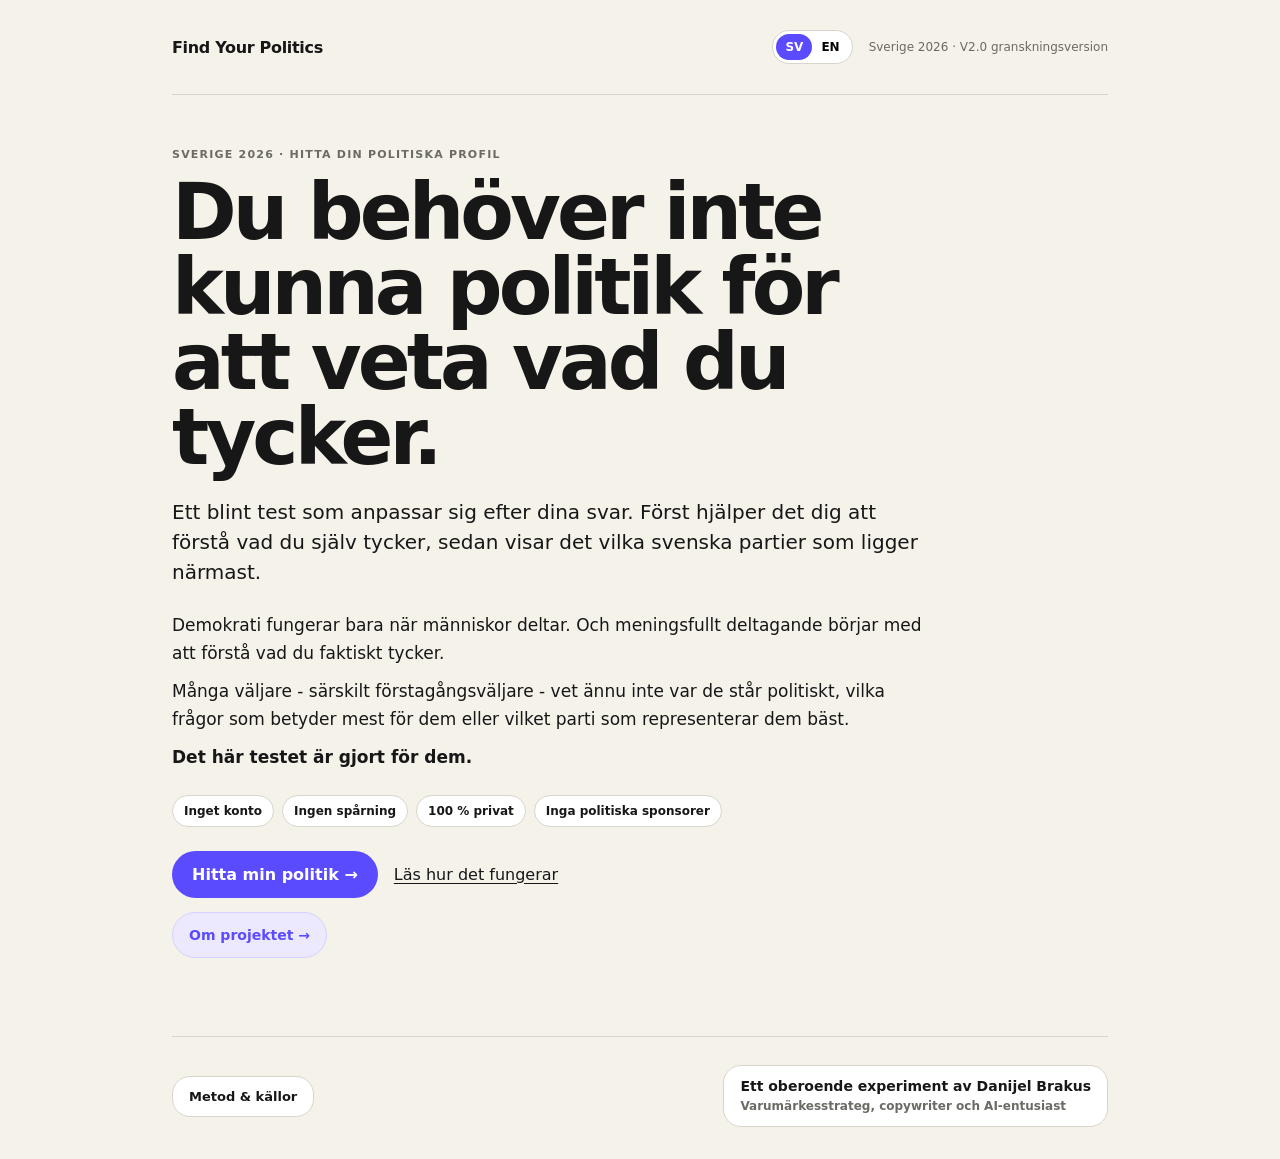
<file: index.html>
<!doctype html>
<html lang="sv">
<head>
  <meta charset="utf-8" />
  <meta name="viewport" content="width=device-width,initial-scale=1,viewport-fit=cover" />
  <title>Find Your Politics - Sweden 2026</title>
  <meta name="description" content="Find the Swedish parties closest to your beliefs. A blind, adaptive political self-discovery test for the Swedish election 2026." />

  <meta property="og:title" content="Find Your Politics - Swedish Election 2026" />
  <meta property="og:description" content="Find the Swedish parties closest to your beliefs." />
  <meta property="og:image" content="https://dag4art-source.github.io/find-your-politics/social-preview.png?v=20260823-1" />
  <meta property="og:image:secure_url" content="https://dag4art-source.github.io/find-your-politics/social-preview.png?v=20260823-1" />
  <meta property="og:image:type" content="image/png" />
  <meta property="og:image:width" content="1280" />
  <meta property="og:image:height" content="640" />
  <meta property="og:image:alt" content="Find Your Politics - Swedish Election 2026. Find the Swedish parties closest to your beliefs." />
  <meta property="og:url" content="https://dag4art-source.github.io/find-your-politics/" />
  <meta property="og:type" content="website" />

  <meta name="twitter:card" content="summary_large_image" />
  <meta name="twitter:title" content="Find Your Politics - Swedish Election 2026" />
  <meta name="twitter:description" content="Find the Swedish parties closest to your beliefs." />
  <meta name="twitter:image" content="https://dag4art-source.github.io/find-your-politics/social-preview.png?v=20260823-1" />

  <link rel="stylesheet" href="styles.css" />
  <link rel="stylesheet" href="comparison.css" />
  <link rel="stylesheet" href="enhancement.css" />
  <link rel="stylesheet" href="fixes-v1.3.1.css" />
  <link rel="stylesheet" href="v2-engine.css" />
  <link rel="stylesheet" href="reddit-feedback.css" />
  <link rel="stylesheet" href="review-answers.css?v=20260822-3" />
  <link rel="stylesheet" href="quiz-mobile-polish.css?v=20260822-6" />
</head>
<body>
  <main class="shell">
    <header class="topbar">
      <div class="brand">Find Your Politics</div>
      <div class="top-actions">
        <div class="language-switch" aria-label="Language">
          <button id="langSv" class="lang active">SV</button>
          <button id="langEn" class="lang">EN</button>
        </div>
        <div class="meta">Sweden 2026 · V2.0 audit candidate</div>
      </div>
    </header>

    <section id="screen-home" class="screen active">
      <div class="hero">
        <p class="eyebrow" data-i18n="home_eyebrow"></p>
        <h1 data-i18n="home_title"></h1>
        <p class="lede" data-i18n="home_subtitle"></p>
        <div class="why-copy" data-i18n-html="home_body"></div>
        <div class="trust-row"><span data-i18n="trust_1"></span><span data-i18n="trust_2"></span><span data-i18n="trust_3"></span><span data-i18n="trust_4"></span></div>
        <div class="home-actions"><button id="startBtn" class="primary" data-i18n="cta_find"></button><button id="readMoreBtn" class="text-link" data-i18n="read_more"></button></div>
        <div class="home-project-link-wrap"><a id="homeAboutLink" class="home-about-link" href="about.html">Om projektet →</a></div>
        <div id="readMorePanel" class="read-more-panel hidden">
          <div class="read-more-section"><div class="small-label" data-i18n="what"></div><p data-i18n="what_body"></p></div>
          <div class="read-more-section"><div class="small-label" data-i18n="why"></div><p data-i18n="why_body"></p></div>
          <div class="read-more-section"><div class="small-label" data-i18n="how"></div><p data-i18n="how_body"></p></div>
        </div>
      </div>
    </section>

    <section id="screen-knowledge" class="screen">
      <p class="eyebrow" data-i18n="one_thing"></p><h2 data-i18n="knowledge_title"></h2><p class="muted" data-i18n="knowledge_body"></p>
      <div class="knowledge-grid">
        <button class="knowledge-card" data-level="beginner"><strong data-i18n="beginner_title"></strong><span data-i18n="beginner_body"></span></button>
        <button class="knowledge-card" data-level="intermediate"><strong data-i18n="intermediate_title"></strong><span data-i18n="intermediate_body"></span></button>
        <button class="knowledge-card" data-level="advanced"><strong data-i18n="advanced_title"></strong><span data-i18n="advanced_body"></span></button>
      </div><p class="tiny-note" data-i18n="knowledge_note"></p>
    </section>

    <section id="screen-priorities" class="screen">
      <p class="eyebrow" data-i18n="priority_eyebrow"></p><h2 data-i18n="priority_title"></h2><p class="muted" data-i18n="priority_body"></p>
      <div id="priorityGrid" class="priority-grid"></div>
      <div class="priority-actions"><button id="priorityNext" class="primary" data-i18n="start_questions"></button><button id="equalBtn" class="hidden" type="button" aria-hidden="true" tabindex="-1"></button></div>
    </section>

    <section id="screen-quiz" class="screen">
      <div class="sticky-status"><div class="status-row"><span id="progressText"></span><span id="confidenceLabel"></span></div><div class="progress"><div id="progressBar"></div></div></div>
      <div id="insightBanner" class="insight-banner hidden"></div>
      <div class="question-card"><div class="question-meta" id="questionMeta"></div><h2 id="questionText"></h2><div id="answers" class="answers"></div>
        <div class="question-actions"><button id="backBtn" class="ghost" data-i18n="back"></button><button id="explainBtn" class="ghost" data-i18n="dont_know"></button></div>
        <div id="explainer" class="explainer hidden"><div class="small-label" data-i18n="plain_english"></div><p id="explainerText"></p><div class="explainer-tradeoff"><strong data-i18n="real_tradeoff"></strong><p id="explainerTradeoff"></p></div><button id="skipQuestionBtn" class="ghost" data-i18n="still_unsure"></button></div>
      </div>
    </section>

    <section id="screen-checkpoint" class="screen checkpoint-screen">
      <p class="eyebrow" data-i18n="checkpoint"></p><div class="confidence-hero"><span id="checkpointConfidence"></span></div><h1 id="checkpointTitle"></h1><div id="checkpointBody" class="checkpoint-body"></div>
      <div class="profile-card"><div class="small-label" data-i18n="profile_so_far"></div><div id="profileTraits" class="traits"></div></div>
      <div class="checkpoint-actions"><button id="continueBtn" class="primary"></button><button id="earlyResultBtn" class="ghost" data-i18n="see_current"></button></div>
    </section>

    <section id="screen-acceptability" class="screen">
      <p class="eyebrow" data-i18n="not_only_policy"></p><h2 data-i18n="accept_title"></h2><p class="muted" data-i18n="accept_body"></p><div id="partyAcceptability" class="party-list"></div><button id="acceptabilityNext" class="primary" data-i18n="show_results"></button>
    </section>

    <section id="screen-results" class="screen">
      <p class="eyebrow" data-i18n="your_result"></p><h1 data-i18n="results_title"></h1><p class="muted" data-i18n="results_intro"></p>
      <div class="score-legend"><div><strong>Policy Alignment</strong><span data-i18n="policy_alignment_help"></span></div><div><strong>Voting Fit</strong><span data-i18n="voting_fit_help"></span></div></div>
      <div id="resultsList" class="results"></div><div id="nextRead" class="method-box"></div>
      <div class="method-box"><h3 data-i18n="important"></h3><p data-i18n="method_note"></p></div>
      <div class="result-actions"><button id="continueFromResultsBtn" class="primary hidden" data-i18n="continue_testing"></button><button id="restartBtn" class="ghost" data-i18n="start_over"></button></div>
    </section>

    <footer class="site-footer">
      <a id="methodologyLink" class="methodology-link" href="methodology.html">Metod & källor</a>
      <a class="creator-credit" href="about.html">
        <span class="creator-title">An independent experiment by Danijel Brakus</span>
        <span class="creator-role">Brand strategist, copywriter & AI enthusiast</span>
      </a>
    </footer>
  </main>
<script src="data-loader.js?v=20260822-2"></script>
<script src="app.js"></script>
<script src="v2-questions.js"></script>
<script src="v2-audit-fixes.js"></script>
<script src="v2-engine.js"></script>
<script src="comparison.js"></script>
<script src="enhancement.js"></script>
<script src="fixes-v1.3.1.js"></script>
<script src="reddit-feedback.js"></script>
<script src="profile-save-placement.js?v=20260822-3"></script>
<script src="swedish-polish.js?v=20260822-4"></script>
<script src="swedish-question-audit.js?v=20260822-3"></script>
<script src="language-sync.js?v=20260822-3"></script>
<script src="review-answers.js?v=20260822-3"></script>
<script src="quiz-ui-polish.js?v=20260822-4"></script>
</body>
</html>
</file>
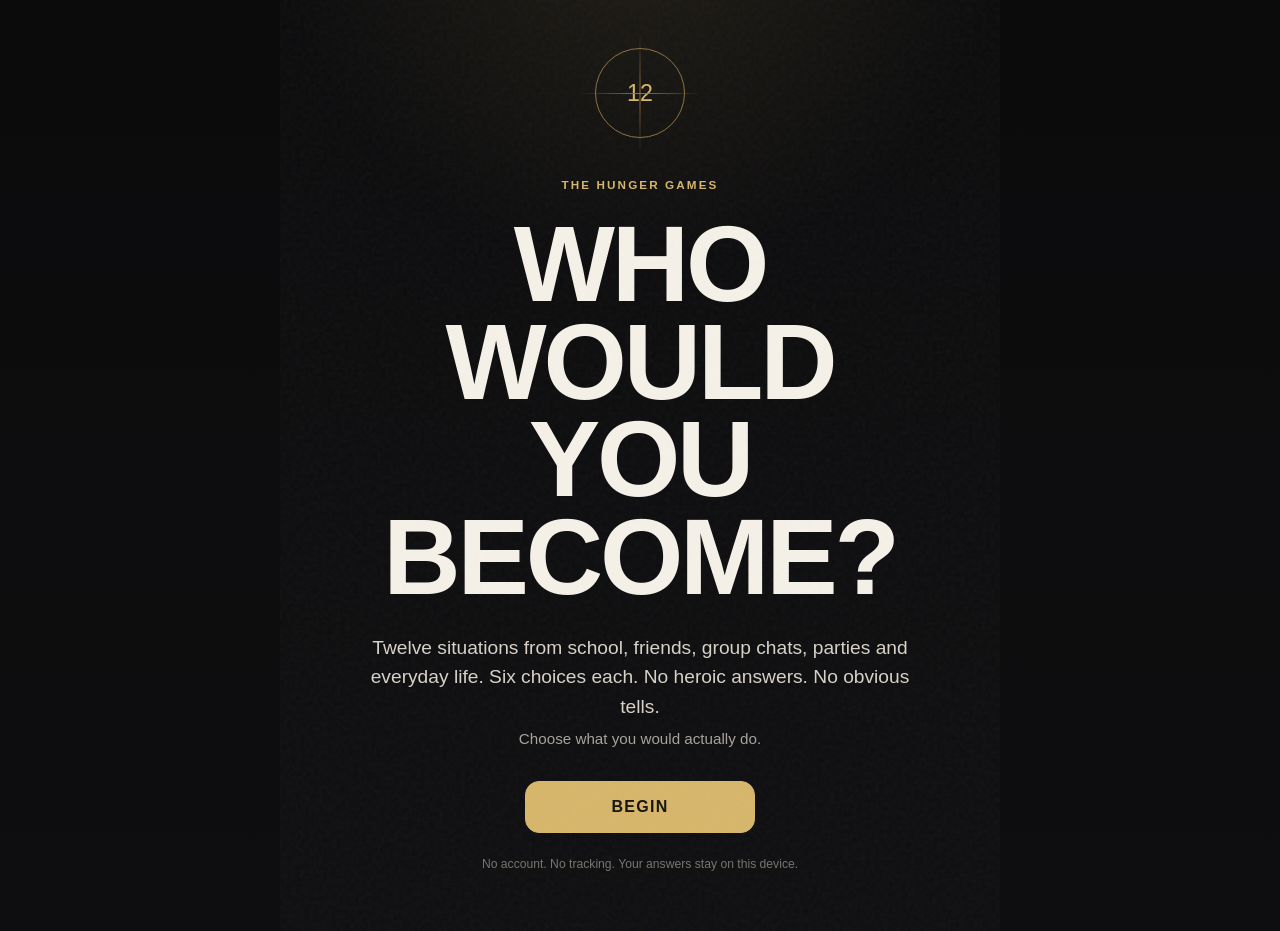
<file: hunger-games-character-quiz/index.html>
<!doctype html>
<html lang="en">
<head>
  <meta charset="utf-8" />
  <meta name="viewport" content="width=device-width, initial-scale=1, viewport-fit=cover" />
  <meta name="theme-color" content="#0b0b0c" />
  <meta name="description" content="A private, adaptive Hunger Games character quiz for high-school life. Twelve choices. One psychological match." />
  <meta property="og:title" content="Which Hunger Games Character Are You?" />
  <meta property="og:description" content="12 choices from school, friends, group chats and real life. One psychological match." />
  <meta property="og:type" content="website" />
  <meta name="twitter:card" content="summary_large_image" />
  <title>Which Hunger Games Character Are You?</title>
  <link rel="stylesheet" href="styles.css" />
</head>
<body>
  <main id="app" class="app-shell" aria-live="polite">
    <section id="intro-screen" class="screen screen--active intro-screen">
      <div class="grain" aria-hidden="true"></div>
      <div class="intro-mark" aria-hidden="true">
        <span>12</span>
      </div>
      <p class="eyebrow">THE HUNGER GAMES</p>
      <h1>WHO WOULD<br>YOU BECOME?</h1>
      <p class="intro-copy">Twelve situations from school, friends, group chats, parties and everyday life. Six choices each. No heroic answers. No obvious tells.</p>
      <p class="intro-subcopy">Choose what you would actually do.</p>
      <button id="start-btn" class="primary-btn">BEGIN</button>
      <p class="privacy-note">No account. No tracking. Your answers stay on this device.</p>
    </section>

    <section id="quiz-screen" class="screen quiz-screen" hidden>
      <header class="quiz-header">
        <button id="quit-btn" class="icon-btn" aria-label="Quit quiz">×</button>
        <div class="progress-wrap" aria-label="Quiz progress">
          <div class="progress-meta"><span id="round-label">01 / 12</span><span id="phase-label">PROFILE</span></div>
          <div class="progress-track"><div id="progress-bar" class="progress-bar"></div></div>
        </div>
      </header>
      <div class="question-wrap">
        <p id="question-kicker" class="question-kicker">SITUATION</p>
        <h2 id="question-text"></h2>
        <div id="answers" class="answers" role="group" aria-label="Answer choices"></div>
      </div>
    </section>

    <section id="analyzing-screen" class="screen analyzing-screen" hidden>
      <div class="analysis-orbit" aria-hidden="true"><div></div><div></div><div></div></div>
      <p class="eyebrow">PROFILE COMPLETE</p>
      <h2>READING THE PATTERN</h2>
      <div class="analysis-lines">
        <span>LOYALTY</span><i></i>
        <span>AUTONOMY</span><i></i>
        <span>STRATEGY</span><i></i>
        <span>PRESSURE</span><i></i>
      </div>
    </section>

    <section id="result-screen" class="screen result-screen" hidden>
      <div class="result-hero">
        <p class="eyebrow">YOUR MATCH</p>
        <p id="match-strength" class="match-strength">STRONG MATCH</p>
        <h2 id="character-name"></h2>
        <p id="character-archetype" class="archetype"></p>
      </div>

      <div class="result-cards">
        <article class="result-card result-card--lead">
          <span class="card-label">YOUR CORE PATTERN</span>
          <p id="core-pattern"></p>
        </article>

        <article class="result-card">
          <span class="card-label">WHY THIS CHARACTER</span>
          <ul id="why-list"></ul>
        </article>

        <div class="result-grid">
          <article class="result-card">
            <span class="card-label">YOUR EDGE</span>
            <p id="edge-text"></p>
          </article>
          <article class="result-card">
            <span class="card-label">YOUR BLIND SPOT</span>
            <p id="blind-text"></p>
          </article>
        </div>

        <article class="result-card">
          <span class="card-label">UNDER PRESSURE</span>
          <p id="pressure-text"></p>
        </article>

        <article class="result-card runner-card">
          <span class="card-label">CLOSEST ALTERNATIVE</span>
          <h3 id="runner-name"></h3>
          <p id="runner-text"></p>
        </article>
      </div>

      <div class="result-actions">
        <button id="portrait-btn" class="primary-btn">BECOME YOUR CHARACTER</button>
        <button id="share-btn" class="secondary-btn">COPY RESULT</button>
        <button id="restart-btn" class="text-btn">TAKE IT AGAIN</button>
      </div>
      <p class="disclaimer">For entertainment and character exploration, not a clinical assessment.</p>
    </section>

    <dialog id="portrait-dialog" class="portrait-dialog">
      <button id="portrait-close" class="icon-btn dialog-close" aria-label="Close">×</button>
      <p class="eyebrow">BECOME YOUR CHARACTER</p>
      <h2 id="portrait-title">CREATE YOUR PANEM PORTRAIT</h2>
      <p class="dialog-copy">The quiz itself is fully private and runs in your browser. For the portrait, ChatGPT can transform a selfie using your result.</p>
      <div class="prompt-box"><p id="portrait-prompt"></p></div>
      <button id="copy-prompt-btn" class="primary-btn">COPY PORTRAIT PROMPT</button>
      <a id="open-chatgpt-btn" class="secondary-btn link-btn" href="https://chatgpt.com/" target="_blank" rel="noopener">OPEN CHATGPT</a>
      <p class="dialog-tip">Upload a front-facing selfie in ChatGPT, paste the copied prompt, and send.</p>
    </dialog>

    <div id="toast" class="toast" role="status" aria-live="polite"></div>
  </main>

  <script src="core.js"></script>
  <script src="questions-1.js"></script>
  <script src="questions-2.js"></script>
  <script src="questions-3.js"></script>
  <script src="questions-4.js"></script>
  <script src="app-runtime.js"></script>
</body>
</html>
</file>
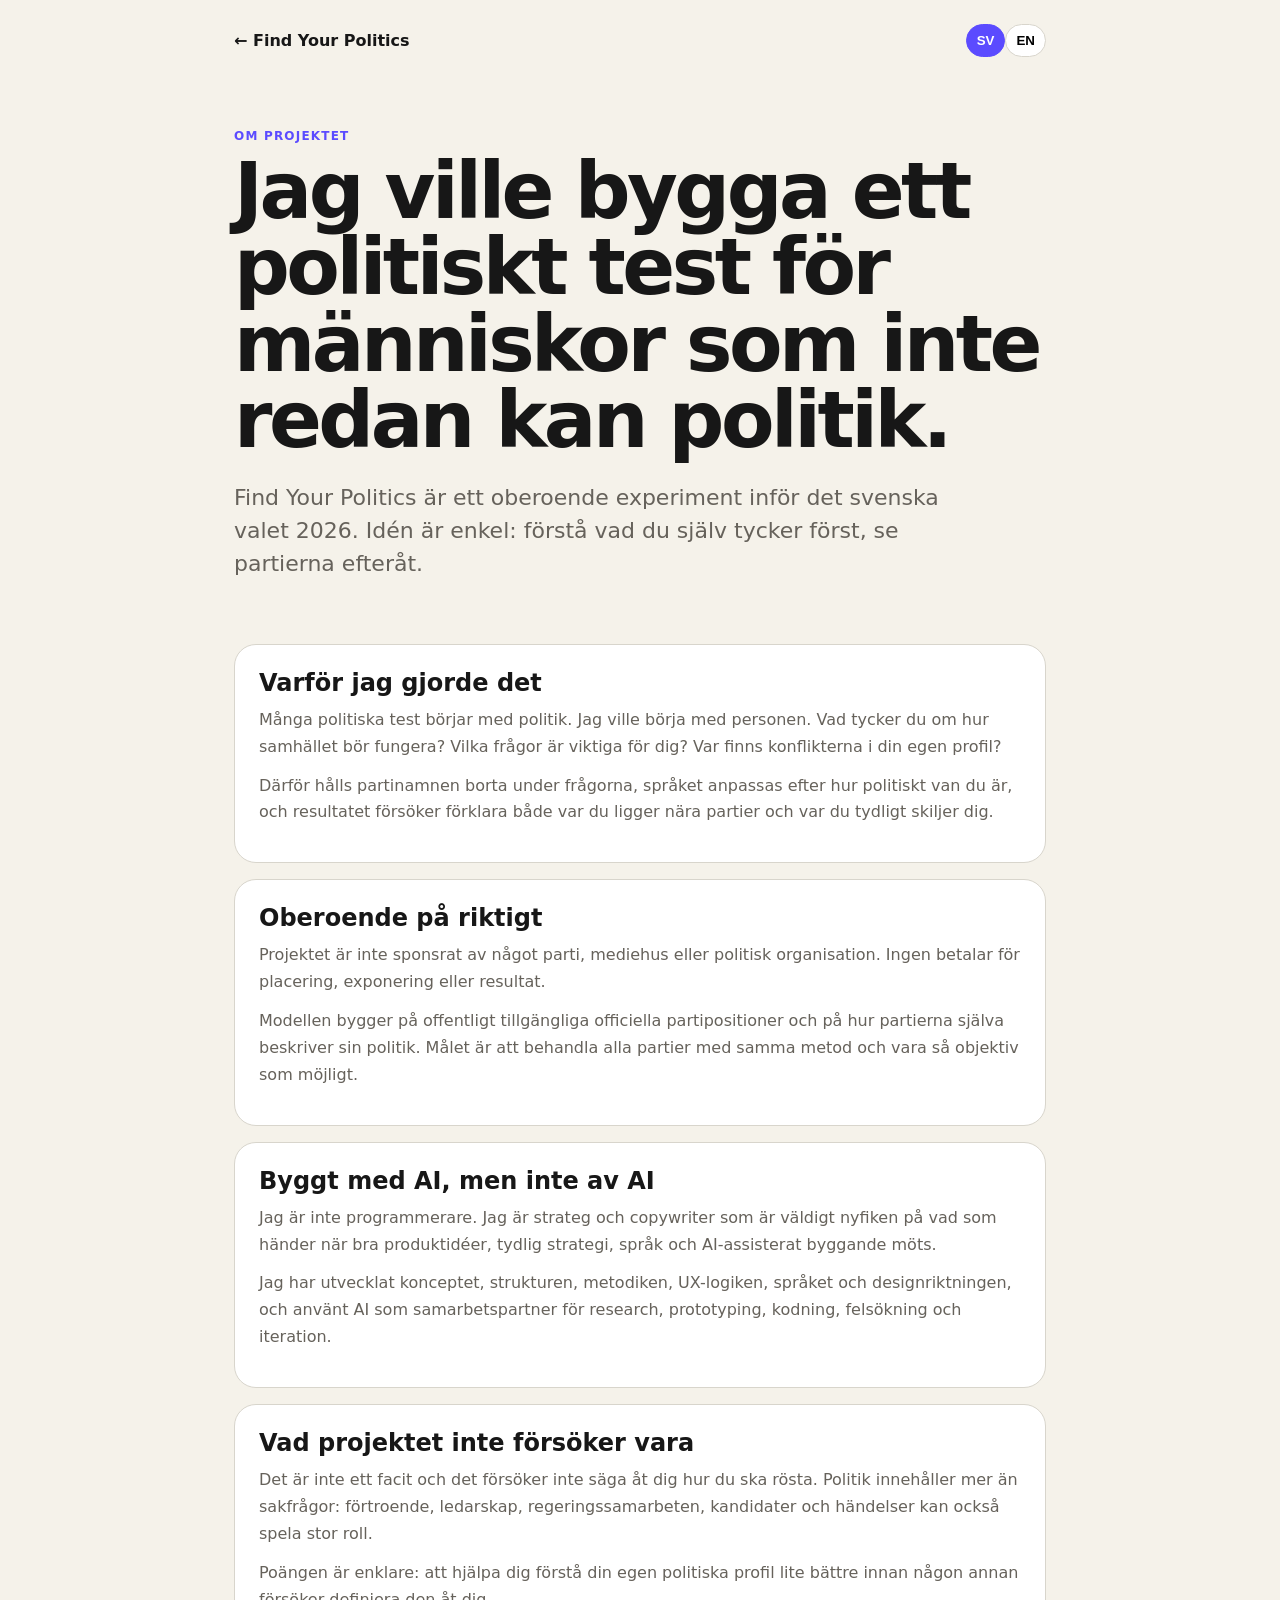
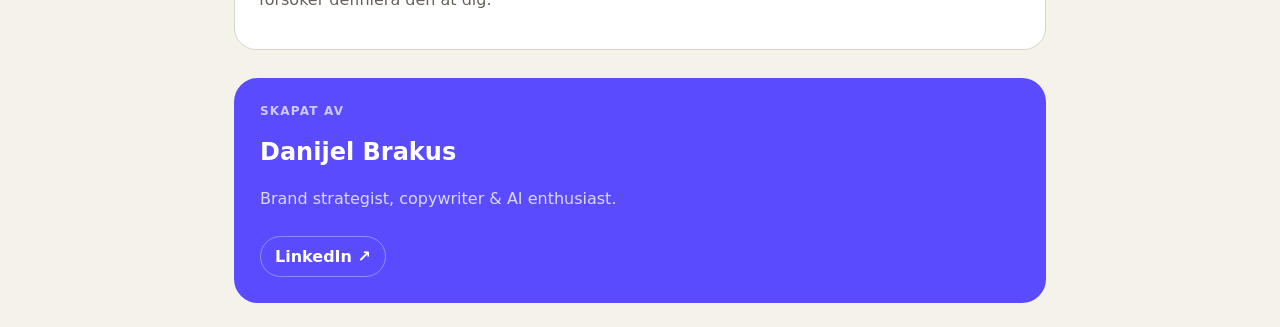
<file: about.html>
<!doctype html>
<html lang="sv">
<head>
<meta charset="utf-8" />
<meta name="viewport" content="width=device-width,initial-scale=1" />
<title>About this project - Find Your Politics</title>
<style>
:root{--bg:#F5F2EA;--ink:#171717;--muted:#66625b;--line:#d8d5cc;--accent:#5B4BFF;--accent-soft:#eeebff}
*{box-sizing:border-box}body{margin:0;background:var(--bg);color:var(--ink);font-family:Inter,system-ui,-apple-system,BlinkMacSystemFont,"Segoe UI",sans-serif}.wrap{max-width:860px;margin:auto;padding:24px}.top{display:flex;justify-content:space-between;gap:16px;align-items:center}.back{color:var(--ink);font-weight:800;text-decoration:none}.switch button{border:1px solid var(--line);background:#fff;padding:8px 10px;border-radius:999px;font-weight:800}.switch .on{background:var(--accent);color:#fff;border-color:var(--accent)}.hero{padding:72px 0 26px}.eyebrow{font-size:12px;text-transform:uppercase;letter-spacing:.1em;font-weight:900;color:var(--accent)}h1{font-size:clamp(44px,7vw,78px);line-height:.98;letter-spacing:-.045em;margin:10px 0 22px}.lede{font-size:22px;line-height:1.5;color:var(--muted);max-width:720px}.card{background:#fff;border:1px solid var(--line);border-radius:22px;padding:24px;margin:16px 0}.card h2{margin:0 0 10px;font-size:24px}.card p{line-height:1.68;color:var(--muted);margin:0 0 12px}.credit{margin-top:28px;background:var(--accent);color:#fff;border-radius:24px;padding:26px}.credit p{color:rgba(255,255,255,.78);line-height:1.6}.credit a{display:inline-block;margin-top:8px;color:#fff;font-weight:900;text-decoration:none;border:1px solid rgba(255,255,255,.35);padding:10px 14px;border-radius:999px}.hidden{display:none}@media(max-width:700px){.wrap{padding:18px}.hero{padding-top:48px}.lede{font-size:18px}.card{padding:20px}}
</style>
</head>
<body><main class="wrap">
<div class="top"><a class="back" href="./">← Find Your Politics</a><div class="switch"><button id="sv" class="on">SV</button><button id="en">EN</button></div></div>
<section id="svText">
<div class="hero"><div class="eyebrow">Om projektet</div><h1>Jag ville bygga ett politiskt test för människor som inte redan kan politik.</h1><p class="lede">Find Your Politics är ett oberoende experiment inför det svenska valet 2026. Idén är enkel: förstå vad du själv tycker först, se partierna efteråt.</p></div>
<div class="card"><h2>Varför jag gjorde det</h2><p>Många politiska test börjar med politik. Jag ville börja med personen. Vad tycker du om hur samhället bör fungera? Vilka frågor är viktiga för dig? Var finns konflikterna i din egen profil?</p><p>Därför hålls partinamnen borta under frågorna, språket anpassas efter hur politiskt van du är, och resultatet försöker förklara både var du ligger nära partier och var du tydligt skiljer dig.</p></div>
<div class="card"><h2>Oberoende på riktigt</h2><p>Projektet är inte sponsrat av något parti, mediehus eller politisk organisation. Ingen betalar för placering, exponering eller resultat.</p><p>Modellen bygger på offentligt tillgängliga officiella partipositioner och på hur partierna själva beskriver sin politik. Målet är att behandla alla partier med samma metod och vara så objektiv som möjligt.</p></div>
<div class="card"><h2>Byggt med AI, men inte av AI</h2><p>Jag är inte programmerare. Jag är strateg och copywriter som är väldigt nyfiken på vad som händer när bra produktidéer, tydlig strategi, språk och AI-assisterat byggande möts.</p><p>Jag har utvecklat konceptet, strukturen, metodiken, UX-logiken, språket och designriktningen, och använt AI som samarbetspartner för research, prototyping, kodning, felsökning och iteration.</p></div>
<div class="card"><h2>Vad projektet inte försöker vara</h2><p>Det är inte ett facit och det försöker inte säga åt dig hur du ska rösta. Politik innehåller mer än sakfrågor: förtroende, ledarskap, regeringssamarbeten, kandidater och händelser kan också spela stor roll.</p><p>Poängen är enklare: att hjälpa dig förstå din egen politiska profil lite bättre innan någon annan försöker definiera den åt dig.</p></div>
<div class="credit"><div class="eyebrow" style="color:rgba(255,255,255,.7)">Skapat av</div><h2>Danijel Brakus</h2><p>Brand strategist, copywriter & AI enthusiast.</p><a href="https://www.linkedin.com/in/danijel-brakus-2aa9b43b" target="_blank" rel="noopener noreferrer">LinkedIn ↗</a></div>
</section>
<section id="enText" class="hidden">
<div class="hero"><div class="eyebrow">About this project</div><h1>I wanted to build a political test for people who don't already know politics.</h1><p class="lede">Find Your Politics is an independent experiment for Sweden's 2026 election. The idea is simple: understand what you believe first, see the parties afterwards.</p></div>
<div class="card"><h2>Why I made it</h2><p>Many political tests start with politics. I wanted to start with the person. How do you think society should work? Which issues matter to you? Where are the tensions inside your own political profile?</p><p>That is why party names stay hidden during the questions, the language adapts to your political familiarity, and the result tries to explain both where you align with parties and where you clearly differ.</p></div>
<div class="card"><h2>Actually independent</h2><p>The project is not sponsored by any party, media company or political organisation. Nobody pays for placement, exposure or results.</p><p>The model is based on publicly available official party positions and on how the parties themselves describe their policies. The aim is to apply the same method to every party and be as objective as possible.</p></div>
<div class="card"><h2>Built with AI, not by AI</h2><p>I am not a programmer. I am a strategist and copywriter who is very curious about what happens when strong product ideas, clear strategy, language and AI-assisted building meet.</p><p>I developed the concept, structure, methodology, UX logic, language and design direction, and used AI as a collaborator for research, prototyping, coding, debugging and iteration.</p></div>
<div class="card"><h2>What this project is not trying to be</h2><p>It is not a verdict, and it does not try to tell you how to vote. Politics includes more than policy positions: trust, leadership, coalitions, candidates and events can matter too.</p><p>The goal is simpler: help you understand your own political profile a little better before someone else tries to define it for you.</p></div>
<div class="credit"><div class="eyebrow" style="color:rgba(255,255,255,.7)">Created by</div><h2>Danijel Brakus</h2><p>Brand strategist, copywriter & AI enthusiast.</p><a href="https://www.linkedin.com/in/danijel-brakus-2aa9b43b" target="_blank" rel="noopener noreferrer">LinkedIn ↗</a></div>
</section>
<script>const sv=document.getElementById('sv'),en=document.getElementById('en'),s=document.getElementById('svText'),e=document.getElementById('enText');sv.onclick=()=>{s.classList.remove('hidden');e.classList.add('hidden');sv.classList.add('on');en.classList.remove('on');document.documentElement.lang='sv'};en.onclick=()=>{e.classList.remove('hidden');s.classList.add('hidden');en.classList.add('on');sv.classList.remove('on');document.documentElement.lang='en'};</script>
</main></body></html>
</file>
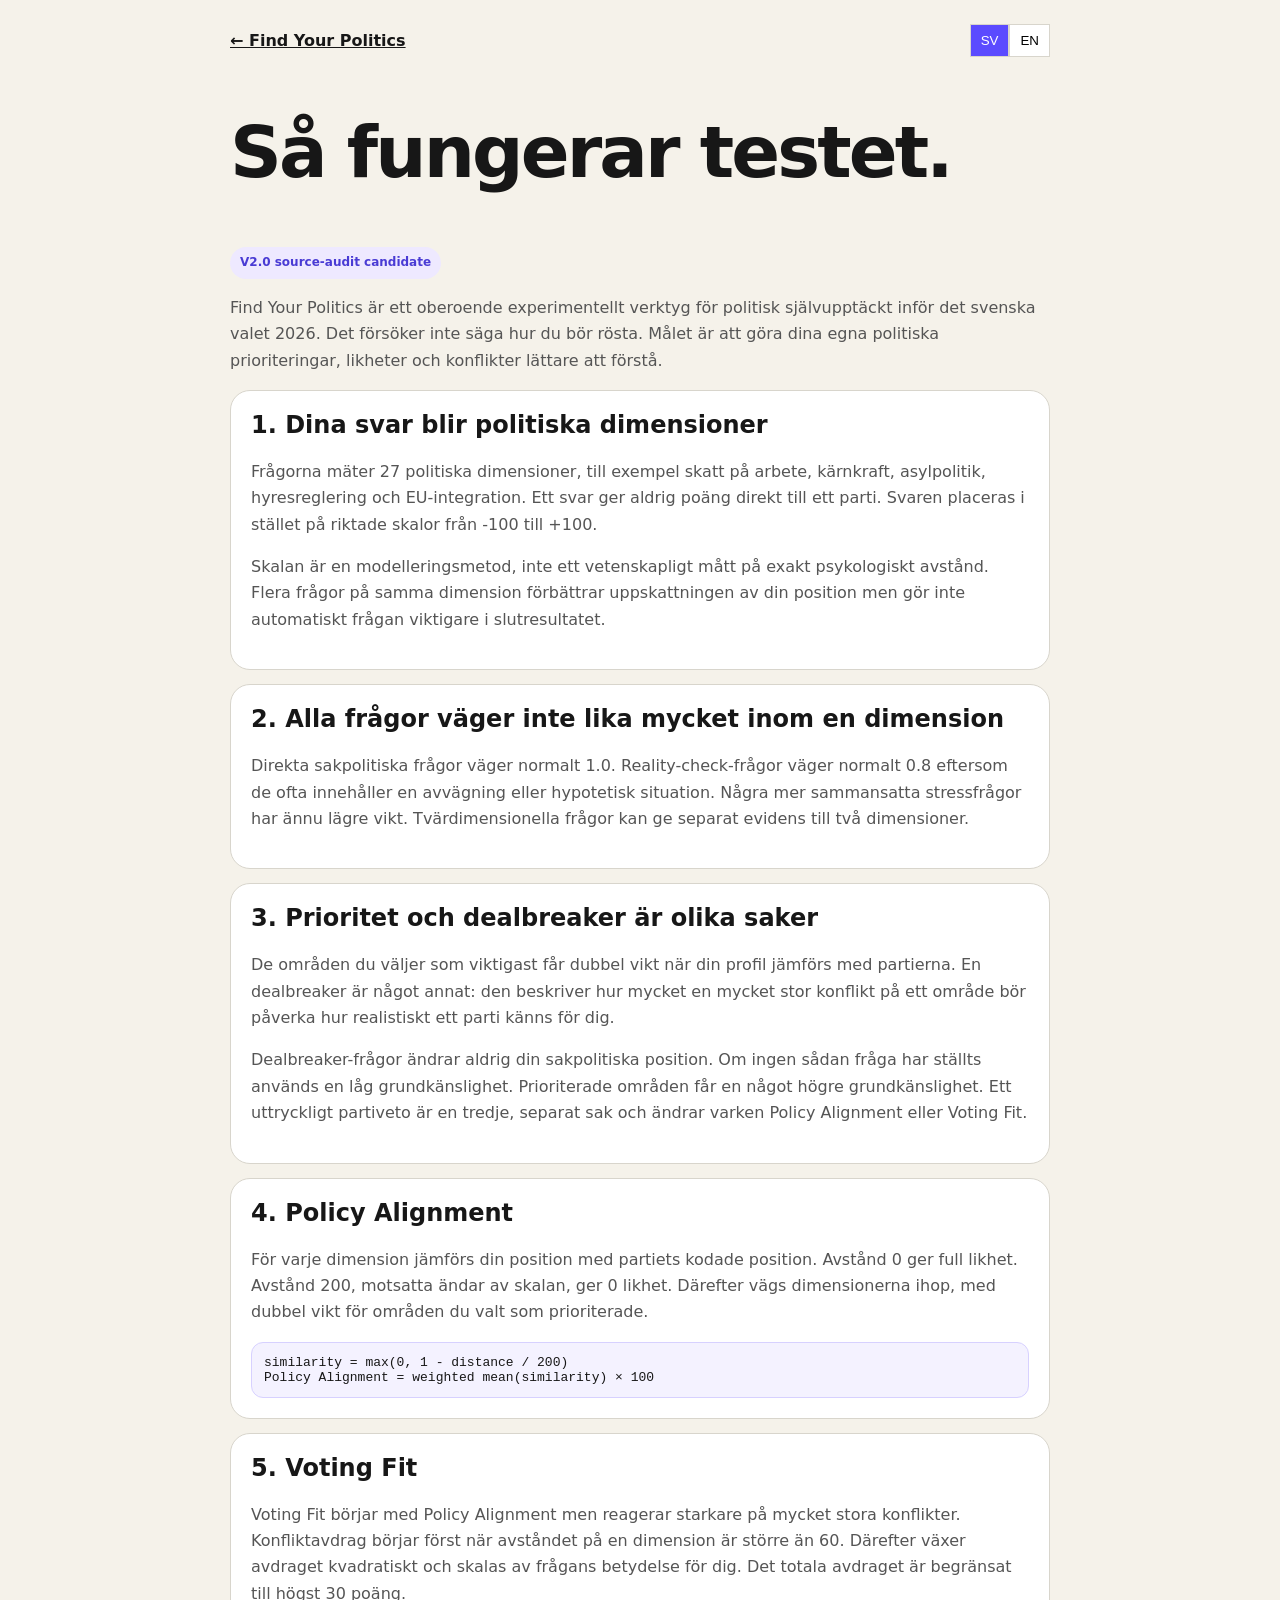
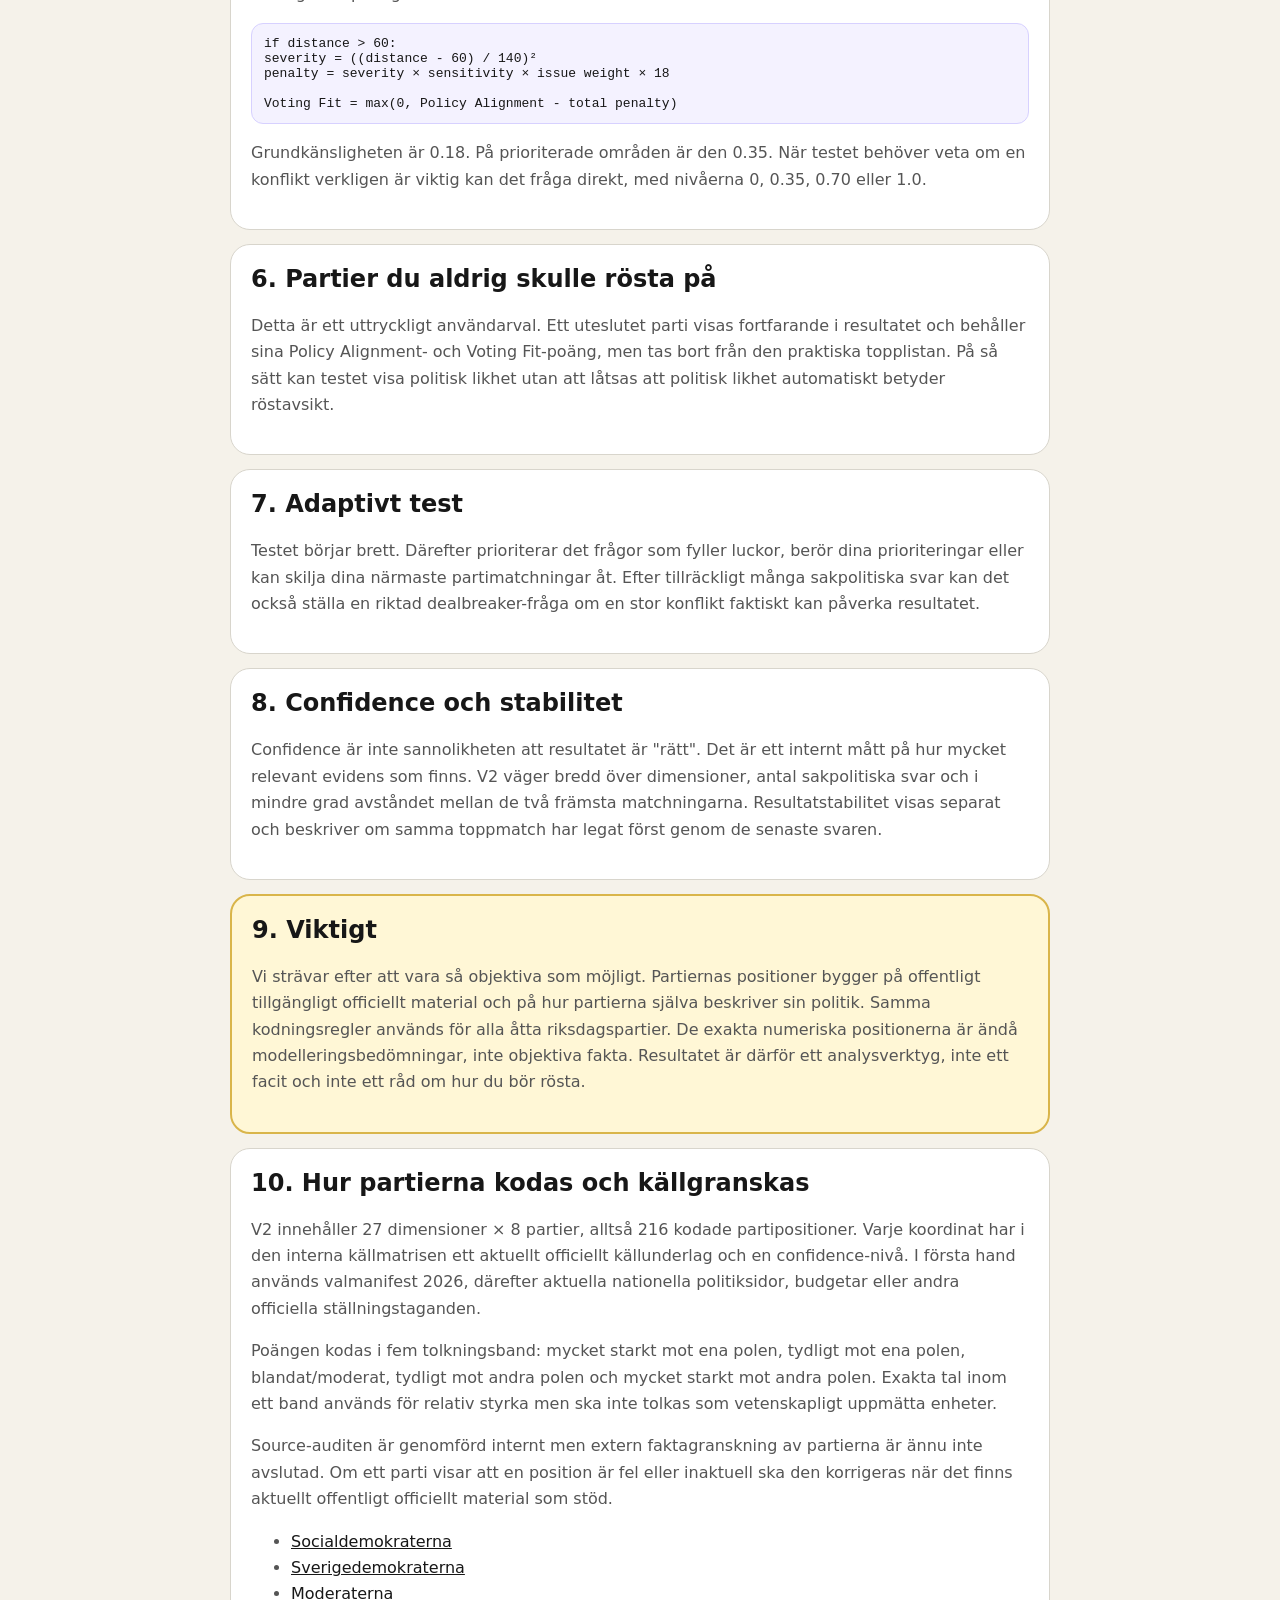
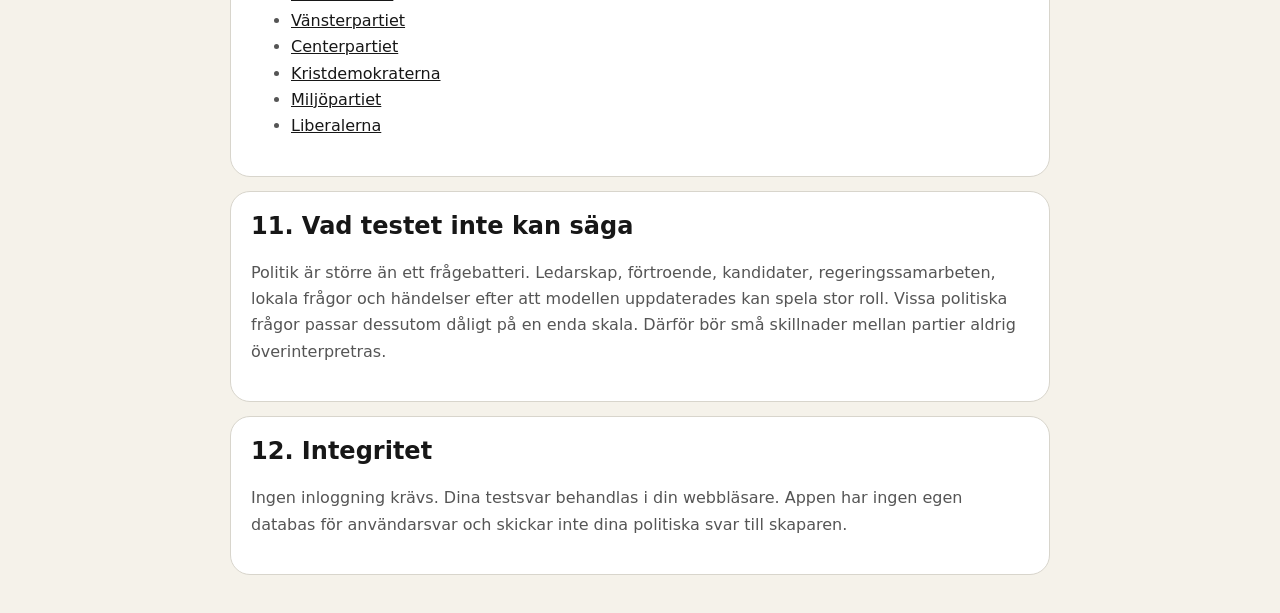
<file: methodology.html>
<!doctype html>
<html lang="sv">
<head>
<meta charset="utf-8"><meta name="viewport" content="width=device-width,initial-scale=1">
<title>Metod & källor - Find Your Politics</title>
<style>
body{margin:0;background:#F5F2EA;color:#171717;font-family:Inter,system-ui,sans-serif}.wrap{max-width:820px;margin:auto;padding:24px}.top{display:flex;justify-content:space-between;gap:16px;align-items:center}.switch button{border:1px solid #d8d5cc;background:#fff;padding:8px 10px}.switch .on{background:#5B4BFF;color:#fff}h1{font-size:clamp(42px,7vw,72px);line-height:.98;letter-spacing:-.04em}h2{margin-top:0}.card{background:#fff;border:1px solid #d8d5cc;border-radius:20px;padding:20px;margin:14px 0}p,li{line-height:1.65;color:#555}.back{color:#171717;font-weight:800}.src a{color:#171717}.hidden{display:none}.important{background:#fff7d6;border:2px solid #d9b54a}.formula{font-family:ui-monospace,SFMono-Regular,Menlo,monospace;font-size:13px;background:#f4f2ff;border:1px solid #d7d1ff;border-radius:12px;padding:12px;overflow-wrap:anywhere}.status{display:inline-block;border-radius:999px;background:#eee9ff;color:#493bd4;padding:6px 10px;font-size:12px;font-weight:800}
</style></head>
<body><main class="wrap">
<div class="top"><a class="back" href="./">← Find Your Politics</a><div class="switch"><button id="sv" class="on">SV</button><button id="en">EN</button></div></div>
<section id="svText">
<h1>Så fungerar testet.</h1>
<p><span class="status">V2.0 source-audit candidate</span></p>
<p>Find Your Politics är ett oberoende experimentellt verktyg för politisk självupptäckt inför det svenska valet 2026. Det försöker inte säga hur du bör rösta. Målet är att göra dina egna politiska prioriteringar, likheter och konflikter lättare att förstå.</p>
<div class="card"><h2>1. Dina svar blir politiska dimensioner</h2><p>Frågorna mäter 27 politiska dimensioner, till exempel skatt på arbete, kärnkraft, asylpolitik, hyresreglering och EU-integration. Ett svar ger aldrig poäng direkt till ett parti. Svaren placeras i stället på riktade skalor från -100 till +100.</p><p>Skalan är en modelleringsmetod, inte ett vetenskapligt mått på exakt psykologiskt avstånd. Flera frågor på samma dimension förbättrar uppskattningen av din position men gör inte automatiskt frågan viktigare i slutresultatet.</p></div>
<div class="card"><h2>2. Alla frågor väger inte lika mycket inom en dimension</h2><p>Direkta sakpolitiska frågor väger normalt 1.0. Reality-check-frågor väger normalt 0.8 eftersom de ofta innehåller en avvägning eller hypotetisk situation. Några mer sammansatta stressfrågor har ännu lägre vikt. Tvärdimensionella frågor kan ge separat evidens till två dimensioner.</p></div>
<div class="card"><h2>3. Prioritet och dealbreaker är olika saker</h2><p>De områden du väljer som viktigast får dubbel vikt när din profil jämförs med partierna. En dealbreaker är något annat: den beskriver hur mycket en mycket stor konflikt på ett område bör påverka hur realistiskt ett parti känns för dig.</p><p>Dealbreaker-frågor ändrar aldrig din sakpolitiska position. Om ingen sådan fråga har ställts används en låg grundkänslighet. Prioriterade områden får en något högre grundkänslighet. Ett uttryckligt partiveto är en tredje, separat sak och ändrar varken Policy Alignment eller Voting Fit.</p></div>
<div class="card"><h2>4. Policy Alignment</h2><p>För varje dimension jämförs din position med partiets kodade position. Avstånd 0 ger full likhet. Avstånd 200, motsatta ändar av skalan, ger 0 likhet. Därefter vägs dimensionerna ihop, med dubbel vikt för områden du valt som prioriterade.</p><div class="formula">similarity = max(0, 1 - distance / 200)<br>Policy Alignment = weighted mean(similarity) × 100</div></div>
<div class="card"><h2>5. Voting Fit</h2><p>Voting Fit börjar med Policy Alignment men reagerar starkare på mycket stora konflikter. Konfliktavdrag börjar först när avståndet på en dimension är större än 60. Därefter växer avdraget kvadratiskt och skalas av frågans betydelse för dig. Det totala avdraget är begränsat till högst 30 poäng.</p><div class="formula">if distance &gt; 60:<br>severity = ((distance - 60) / 140)²<br>penalty = severity × sensitivity × issue weight × 18<br><br>Voting Fit = max(0, Policy Alignment - total penalty)</div><p>Grundkänsligheten är 0.18. På prioriterade områden är den 0.35. När testet behöver veta om en konflikt verkligen är viktig kan det fråga direkt, med nivåerna 0, 0.35, 0.70 eller 1.0.</p></div>
<div class="card"><h2>6. Partier du aldrig skulle rösta på</h2><p>Detta är ett uttryckligt användarval. Ett uteslutet parti visas fortfarande i resultatet och behåller sina Policy Alignment- och Voting Fit-poäng, men tas bort från den praktiska topplistan. På så sätt kan testet visa politisk likhet utan att låtsas att politisk likhet automatiskt betyder röstavsikt.</p></div>
<div class="card"><h2>7. Adaptivt test</h2><p>Testet börjar brett. Därefter prioriterar det frågor som fyller luckor, berör dina prioriteringar eller kan skilja dina närmaste partimatchningar åt. Efter tillräckligt många sakpolitiska svar kan det också ställa en riktad dealbreaker-fråga om en stor konflikt faktiskt kan påverka resultatet.</p></div>
<div class="card"><h2>8. Confidence och stabilitet</h2><p>Confidence är inte sannolikheten att resultatet är "rätt". Det är ett internt mått på hur mycket relevant evidens som finns. V2 väger bredd över dimensioner, antal sakpolitiska svar och i mindre grad avståndet mellan de två främsta matchningarna. Resultatstabilitet visas separat och beskriver om samma toppmatch har legat först genom de senaste svaren.</p></div>
<div class="card important"><h2>9. Viktigt</h2><p>Vi strävar efter att vara så objektiva som möjligt. Partiernas positioner bygger på offentligt tillgängligt officiellt material och på hur partierna själva beskriver sin politik. Samma kodningsregler används för alla åtta riksdagspartier. De exakta numeriska positionerna är ändå modelleringsbedömningar, inte objektiva fakta. Resultatet är därför ett analysverktyg, inte ett facit och inte ett råd om hur du bör rösta.</p></div>
<div class="card src"><h2>10. Hur partierna kodas och källgranskas</h2><p>V2 innehåller 27 dimensioner × 8 partier, alltså 216 kodade partipositioner. Varje koordinat har i den interna källmatrisen ett aktuellt officiellt källunderlag och en confidence-nivå. I första hand används valmanifest 2026, därefter aktuella nationella politiksidor, budgetar eller andra officiella ställningstaganden.</p><p>Poängen kodas i fem tolkningsband: mycket starkt mot ena polen, tydligt mot ena polen, blandat/moderat, tydligt mot andra polen och mycket starkt mot andra polen. Exakta tal inom ett band används för relativ styrka men ska inte tolkas som vetenskapligt uppmätta enheter.</p><p>Source-auditen är genomförd internt men extern faktagranskning av partierna är ännu inte avslutad. Om ett parti visar att en position är fel eller inaktuell ska den korrigeras när det finns aktuellt offentligt officiellt material som stöd.</p><ul><li><a href="https://www.socialdemokraterna.se/">Socialdemokraterna</a></li><li><a href="https://www.sd.se/">Sverigedemokraterna</a></li><li><a href="https://moderaterna.se/">Moderaterna</a></li><li><a href="https://www.vansterpartiet.se/">Vänsterpartiet</a></li><li><a href="https://www.centerpartiet.se/">Centerpartiet</a></li><li><a href="https://kristdemokraterna.se/">Kristdemokraterna</a></li><li><a href="https://www.mp.se/">Miljöpartiet</a></li><li><a href="https://www.liberalerna.se/">Liberalerna</a></li></ul></div>
<div class="card"><h2>11. Vad testet inte kan säga</h2><p>Politik är större än ett frågebatteri. Ledarskap, förtroende, kandidater, regeringssamarbeten, lokala frågor och händelser efter att modellen uppdaterades kan spela stor roll. Vissa politiska frågor passar dessutom dåligt på en enda skala. Därför bör små skillnader mellan partier aldrig överinterpretras.</p></div>
<div class="card"><h2>12. Integritet</h2><p>Ingen inloggning krävs. Dina testsvar behandlas i din webbläsare. Appen har ingen egen databas för användarsvar och skickar inte dina politiska svar till skaparen.</p></div>
</section>
<section id="enText" class="hidden">
<h1>How the test works.</h1>
<p><span class="status">V2.0 source-audit candidate</span></p>
<p>Find Your Politics is an independent experimental political self-discovery tool for Sweden's 2026 election. It does not try to tell you how to vote. Its goal is to make your own political priorities, similarities and conflicts easier to understand.</p>
<div class="card"><h2>1. Answers become political dimensions</h2><p>The questions measure 27 political dimensions, such as tax on work, nuclear power, asylum policy, rent regulation and EU integration. An answer never gives points directly to a party. Answers are instead placed on directional scales from -100 to +100.</p><p>The scale is a modelling device, not a scientific measurement of exact psychological distance. Repeated questions on one dimension improve the estimate of your position but do not automatically make that issue more important in the final party comparison.</p></div>
<div class="card"><h2>2. Not every question has the same evidentiary weight</h2><p>Direct policy questions normally carry weight 1.0 within a dimension. Reality-check questions normally carry 0.8 because they often involve a trade-off or hypothetical. A few more composite stress questions carry lower weight. Cross-dimensional questions can provide separate evidence to two dimensions.</p></div>
<div class="card"><h2>3. Priority and dealbreaker are different</h2><p>Areas you select as priorities receive double weight when your profile is compared with parties. A dealbreaker is different: it represents how much a very large disagreement on an issue should affect how realistic a party feels for you.</p><p>Dealbreaker questions never change your substantive policy coordinate. If no direct probe has been asked, the model uses a low baseline sensitivity. Priority issues receive a somewhat higher baseline. An explicit party veto is a third, separate layer and changes neither Policy Alignment nor Voting Fit.</p></div>
<div class="card"><h2>4. Policy Alignment</h2><p>For each dimension, your position is compared with the party's coded position. Distance 0 means full similarity. Distance 200, opposite ends of the scale, means zero similarity. Dimensions are then combined, with double weight for areas you selected as priorities.</p><div class="formula">similarity = max(0, 1 - distance / 200)<br>Policy Alignment = weighted mean(similarity) × 100</div></div>
<div class="card"><h2>5. Voting Fit</h2><p>Voting Fit starts with Policy Alignment but reacts more strongly to very large conflicts. A conflict penalty begins only when distance on a dimension exceeds 60. It then grows quadratically and is scaled by how important that conflict is to you. The total penalty is capped at 30 points.</p><div class="formula">if distance &gt; 60:<br>severity = ((distance - 60) / 140)²<br>penalty = severity × sensitivity × issue weight × 18<br><br>Voting Fit = max(0, Policy Alignment - total penalty)</div><p>Baseline sensitivity is 0.18. For priority issues it is 0.35. When the test needs to know whether a conflict really matters, it can ask directly using sensitivity levels 0, 0.35, 0.70 or 1.0.</p></div>
<div class="card"><h2>6. Parties you would never vote for</h2><p>This is an explicit user choice. An excluded party remains visible and keeps both its Policy Alignment and Voting Fit scores, but it is removed from the practical shortlist. This allows the test to show policy similarity without pretending that similarity automatically means voting intention.</p></div>
<div class="card"><h2>7. Adaptive testing</h2><p>The test starts broad, then prioritises questions that fill missing areas, touch your priorities or distinguish your closest party matches. After enough substantive answers it may also ask a targeted dealbreaker question when a major conflict could materially affect the practical result.</p></div>
<div class="card"><h2>8. Confidence and stability</h2><p>Confidence is not the probability that the result is "correct". It is an internal measure of how much relevant evidence has been collected. V2 combines breadth across dimensions, number of substantive policy answers and, to a smaller degree, separation between the two leading matches. Result stability is shown separately and tracks whether the same leader has remained first through recent answers.</p></div>
<div class="card important"><h2>9. Important</h2><p>We aim to be as objective as possible. Party positions are based on publicly available official material and on how the parties themselves describe their policies. The same coding rules are applied to all eight parliamentary parties. Exact numerical positions are still modelling judgements, not objective facts. The result is therefore an analytical tool, not a verdict and not advice on how you should vote.</p></div>
<div class="card src"><h2>10. How parties are coded and sourced</h2><p>V2 contains 27 dimensions × 8 parties, or 216 coded party positions. Each coordinate in the internal source matrix has current official source support and a confidence level. The preferred hierarchy is a 2026 election manifesto first, then current national policy pages, budgets or other official statements.</p><p>Scores are coded into five interpretive bands: very strong toward pole A, clearly toward A, mixed/moderate, clearly toward B, and very strong toward B. Exact values inside a band help represent relative strength but should not be interpreted as scientifically measured units.</p><p>The internal source audit is complete, but external factual review by the parties has not yet been completed. If a party demonstrates that a position is wrong or outdated, it should be corrected when supported by current publicly accessible official material.</p><ul><li><a href="https://www.socialdemokraterna.se/">Socialdemokraterna</a></li><li><a href="https://www.sd.se/">Sverigedemokraterna</a></li><li><a href="https://moderaterna.se/">Moderaterna</a></li><li><a href="https://www.vansterpartiet.se/">Vänsterpartiet</a></li><li><a href="https://www.centerpartiet.se/">Centerpartiet</a></li><li><a href="https://kristdemokraterna.se/">Kristdemokraterna</a></li><li><a href="https://www.mp.se/">Miljöpartiet</a></li><li><a href="https://www.liberalerna.se/">Liberalerna</a></li></ul></div>
<div class="card"><h2>11. What the test cannot tell you</h2><p>Politics is larger than a questionnaire. Leadership, trust, candidates, coalitions, local issues and events after the model was updated can matter. Some political questions also fit poorly on a single scale. Small differences between parties should therefore never be overinterpreted.</p></div>
<div class="card"><h2>12. Privacy</h2><p>No login is required. Your answers are processed in your browser. The app has no user-answer database and does not send your political answers to the creator.</p></div>
</section>
<script>const sv=document.getElementById('sv'),en=document.getElementById('en'),s=document.getElementById('svText'),e=document.getElementById('enText');sv.onclick=()=>{s.classList.remove('hidden');e.classList.add('hidden');sv.classList.add('on');en.classList.remove('on')};en.onclick=()=>{e.classList.remove('hidden');s.classList.add('hidden');en.classList.add('on');sv.classList.remove('on')};</script>
</main></body></html>
</file>
<file: styles.css>
:root{
  --bg:#F5F2EA;--ink:#171717;--muted:#6B6A64;--card:#FFFFFF;--line:#D8D5CC;
  --accent:#5B4BFF;--accent-soft:#ECE9FF;--warning:#B76C4A;--soft:#EEEAE1;
}
*{box-sizing:border-box}
html{scroll-behavior:smooth}
body{margin:0;background:var(--bg);color:var(--ink);font-family:Inter,system-ui,-apple-system,BlinkMacSystemFont,"Segoe UI",sans-serif}
button,a{font:inherit}
button{cursor:pointer}
.shell{max-width:980px;margin:0 auto;padding:18px 22px}
.topbar{display:flex;justify-content:space-between;align-items:center;padding:12px 0 30px;border-bottom:1px solid var(--line)}
.brand{font-weight:800;letter-spacing:-.02em}
.top-actions{display:flex;gap:16px;align-items:center}
.meta{font-size:12px;color:var(--muted)}
.language-switch{display:flex;border:1px solid var(--line);border-radius:999px;padding:3px;background:#fff}
.lang{border:0;background:transparent;padding:6px 9px;border-radius:999px;font-size:12px;font-weight:800}
.lang.active{background:var(--accent);color:#fff}
.screen{display:none;padding:42px 0 26px}
.screen.active{display:block}
.hero{max-width:800px}
.eyebrow,.small-label{font-size:11px;font-weight:800;text-transform:uppercase;letter-spacing:.11em;color:var(--muted)}
h1,h2,h3{font-family:Manrope,Inter,system-ui,sans-serif}
h1{font-size:clamp(42px,7.5vw,78px);line-height:.96;letter-spacing:-.05em;margin:14px 0 22px}
h2{font-size:clamp(28px,4vw,40px);letter-spacing:-.03em;line-height:1.06}
h3{letter-spacing:-.02em}
.lede{font-size:20px;line-height:1.5;max-width:760px}
.why-copy{font-size:17px;line-height:1.65;max-width:760px;margin:24px 0}
.why-copy p{margin:10px 0}
.trust-row{display:flex;flex-wrap:wrap;gap:8px;margin:24px 0}
.trust-row span{background:#fff;border:1px solid var(--line);border-radius:999px;padding:8px 11px;font-size:12px;font-weight:700}
.home-actions,.priority-actions,.checkpoint-actions,.result-actions{display:flex;gap:12px;flex-wrap:wrap;align-items:center;margin-top:22px}
.primary{border:0;background:var(--accent);color:#fff;border-radius:999px;padding:14px 20px;font-weight:800}
.ghost{border:1px solid var(--line);background:#fff;color:var(--ink);border-radius:999px;padding:11px 15px;font-weight:700}
.text-link{border:0;background:transparent;padding:10px 4px;text-decoration:underline;text-underline-offset:3px;color:var(--ink)}
.read-more-panel{margin-top:22px;background:#fff;border:1px solid var(--line);border-radius:20px;padding:20px;max-width:760px}
.read-more-section+.read-more-section{border-top:1px solid var(--line);padding-top:14px;margin-top:14px}
.read-more-section p{color:var(--muted);line-height:1.55}
.hidden{display:none!important}
.knowledge-grid{display:grid;grid-template-columns:repeat(3,1fr);gap:14px;margin:26px 0}
.knowledge-card,.priority{background:#fff;border:1px solid var(--line);border-radius:18px;padding:20px;text-align:left;transition:.15s ease}
.knowledge-card{display:flex;flex-direction:column;gap:8px;min-height:150px}
.knowledge-card strong{font-size:20px}
.knowledge-card span{color:var(--muted);line-height:1.45}
.knowledge-card:hover,.priority:hover{transform:translateY(-2px);border-color:var(--accent)}
.tiny-note{font-size:12px;color:var(--muted)}
.priority-grid{display:grid;grid-template-columns:repeat(2,1fr);gap:12px;margin:24px 0}
.priority.selected{border-color:var(--accent);background:var(--accent-soft);box-shadow:0 0 0 2px var(--accent) inset}
.sticky-status{position:sticky;top:0;z-index:4;background:linear-gradient(var(--bg) 78%,transparent);padding:8px 0 16px}
.status-row{display:flex;justify-content:space-between;gap:14px;font-size:12px;color:var(--muted);margin-bottom:7px}
.progress{height:7px;border-radius:999px;background:#E0DDD4;overflow:hidden}
.progress>div{height:100%;background:var(--accent);width:0}
.question-card,.profile-card,.result{background:#fff;border:1px solid var(--line);border-radius:24px;padding:28px}
.question-meta{font-size:11px;font-weight:800;text-transform:uppercase;letter-spacing:.1em;color:var(--muted)}
.answers{display:grid;gap:10px;margin:22px 0}
.answer{display:block;width:100%;text-align:left;border:1px solid var(--line);background:#fff;border-radius:16px;padding:15px 16px;font-size:16px;line-height:1.45}
.answer:hover{border-color:var(--accent);transform:translateY(-1px)}
.question-actions{display:flex;justify-content:space-between;gap:12px;margin-top:12px}
.explainer{margin-top:16px;background:var(--accent-soft);border-radius:18px;padding:18px;line-height:1.58}
.explainer-tradeoff{border-top:1px solid rgba(91,75,255,.18);padding-top:12px;margin-top:12px}
.insight-banner{margin:0 0 14px;background:var(--accent-soft);border:1px solid #D7D1FF;padding:14px 16px;border-radius:16px;line-height:1.45;font-weight:700}
.checkpoint-screen{text-align:left}
.confidence-hero{font-size:56px;font-weight:900;letter-spacing:-.05em;color:var(--accent);margin:8px 0}
.checkpoint-body{font-size:18px;line-height:1.6;max-width:760px}
.profile-card{margin-top:20px}
.traits{display:flex;flex-wrap:wrap;gap:9px;margin-top:14px}
.trait{border:1px solid var(--line);border-radius:999px;padding:8px 11px;font-size:13px;background:#FAFAF7}
.party-list{display:grid;gap:10px;margin:22px 0}
.party-row{display:grid;grid-template-columns:1fr auto;align-items:center;gap:12px;background:#fff;border:1px solid var(--line);border-radius:16px;padding:14px}
.party-row select{border:1px solid var(--line);background:#fff;border-radius:12px;padding:9px}
.results{display:grid;gap:16px;margin:28px 0}
.result.best-match{border:2px solid var(--accent);padding:24px}
.best-badge,.veto-banner{display:inline-block;border-radius:999px;padding:7px 10px;font-size:11px;font-weight:800;text-transform:uppercase;letter-spacing:.08em}
.best-badge{background:var(--accent);color:#fff;margin-bottom:10px}
.veto-banner{background:#F1E1D8;color:#7C3D25;margin-bottom:10px}
.veto-result{opacity:.72;border-style:dashed}
.result-head{display:flex;justify-content:space-between;gap:16px;align-items:flex-start}
.rank{font-size:11px;color:var(--muted);text-transform:uppercase;letter-spacing:.06em}
.score{font-size:30px;font-weight:900;white-space:nowrap}
.score-denom{font-size:.48em;color:var(--muted);margin-left:3px}
.best-reason,.align-box,.disagree-box{margin-top:14px;padding:14px 16px;border-radius:16px;background:#FAFAF7;border:1px solid var(--line);line-height:1.5}
.result-narrative p{color:var(--muted);line-height:1.55}
.result-narrative strong{color:var(--ink)}
.result-detail-list{display:flex;flex-wrap:wrap;gap:8px;margin-top:8px}
.result-chip{font-size:12px;border:1px solid var(--line);border-radius:999px;padding:6px 9px;background:#fff}
.party-link{display:inline-block;margin-top:14px;color:var(--ink);font-weight:800;text-underline-offset:3px}
.method-box{border-top:1px solid var(--line);padding-top:18px;margin-top:28px}
.site-footer{display:flex;justify-content:flex-end;padding:34px 0 10px;font-size:12px;color:var(--muted)}
.site-footer a{color:inherit;text-decoration:none}
.site-footer a:hover{text-decoration:underline}
@media(max-width:760px){
  .shell{padding:12px 14px}
  .topbar{padding:8px 0 20px}
  .meta{display:none}
  .screen{padding:28px 0 20px}
  h1{font-size:clamp(40px,13vw,58px)}
  h2{font-size:30px}
  .lede{font-size:18px}
  .knowledge-grid,.priority-grid{grid-template-columns:1fr}
  .knowledge-card{min-height:0}
  .question-card,.profile-card,.result{padding:20px}
  .question-actions{display:grid;grid-template-columns:1fr 1fr}
  .question-actions .ghost{width:100%}
  .party-row{grid-template-columns:1fr}
  .site-footer{justify-content:center}
  .score{font-size:26px}
  .confidence-hero{font-size:48px}
}
.answer{min-height:54px}
.answer:active,.knowledge-card:active,.priority:active{transform:scale(.995)}
.question-card h2{max-width:760px}
.explainer{box-shadow:0 8px 24px rgba(91,75,255,.07)}
.score-legend{display:grid;grid-template-columns:repeat(2,1fr);gap:12px;margin:18px 0 8px}
.score-legend>div{background:#fff;border:1px solid var(--line);border-radius:16px;padding:14px}
.score-legend strong{display:block;margin-bottom:4px}
.score-legend span{display:block;color:var(--muted);font-size:13px;line-height:1.45}
.result h3{font-size:24px;margin:6px 0}
.result-narrative{margin-top:14px}
.result-narrative p{margin:8px 0}
.best-match{box-shadow:0 10px 28px rgba(91,75,255,.08)}
.veto-result .score{opacity:.78}
.party-link{padding:10px 0}
@media(max-width:760px){
  .topbar{position:sticky;top:0;z-index:10;background:rgba(245,242,234,.96);backdrop-filter:blur(8px)}
  .screen{padding-top:24px}
  .question-card h2{font-size:28px;line-height:1.12}
  .answer{font-size:16px;padding:16px;min-height:58px}
  .question-actions{grid-template-columns:auto 1fr}
  .question-actions #explainBtn{text-align:center}
  .score-legend{grid-template-columns:1fr}
  .result-head{gap:10px}
  .result h3{font-size:22px}
  .best-reason,.align-box,.disagree-box{padding:13px}
  .home-actions .primary{width:100%}
  .home-actions .text-link{width:100%;text-align:center}
}
</file>
<file: comparison.css>
/* Find Your Politics V1.2 — Top 3 comparison */
.compare-intro{max-width:760px;font-size:17px;line-height:1.55}
.compare-party-strip{display:grid;grid-template-columns:repeat(4,1fr);gap:10px;margin:24px 0}
.compare-party{background:#fff;border:1px solid var(--line);border-radius:18px;padding:15px;display:flex;flex-direction:column;gap:5px;min-width:0}
.compare-party.you-card{background:var(--accent-soft);border-color:#D7D1FF}
.compare-party span{font-size:10px;font-weight:800;text-transform:uppercase;letter-spacing:.08em;color:var(--muted)}
.compare-party strong{font-size:16px;overflow-wrap:anywhere}
.compare-party small{color:var(--muted);font-weight:700}
.compare-section-title{font-size:12px;font-weight:800;text-transform:uppercase;letter-spacing:.1em;color:var(--muted);margin:30px 0 12px}
.compare-rows{display:grid;gap:12px}
.compare-row{background:#fff;border:1px solid var(--line);border-radius:20px;padding:16px}
.compare-topic{display:flex;justify-content:space-between;gap:14px;align-items:baseline;margin-bottom:13px}
.compare-topic strong{font-size:17px}
.compare-topic span{font-size:11px;color:var(--muted)}
.compare-grid{display:grid;grid-template-columns:repeat(4,1fr);gap:8px}
.compare-cell{border:1px solid var(--line);border-radius:13px;padding:11px;min-height:58px;display:flex;flex-direction:column;gap:4px;justify-content:center}
.compare-cell.you{background:#FAF9FF;border-color:#DDD8FF}
.compare-cell strong{font-size:13px;line-height:1.25}
.compare-cell small{font-size:10px;color:var(--muted)}
.compare-summary{margin-top:20px;background:var(--accent-soft);border:1px solid #D7D1FF;border-radius:20px;padding:18px;line-height:1.55}
.compare-summary p{margin-bottom:0;color:#45424F}
.compare-note{border-top:1px solid rgba(91,75,255,.18);padding-top:12px;margin-top:12px!important;font-weight:700}
.compare-actions{display:flex;gap:12px;flex-wrap:wrap;margin-top:20px}
.compare-top3-btn{order:-2}
@media(max-width:760px){
  .compare-party-strip{grid-template-columns:repeat(2,1fr)}
  .compare-row{padding:14px}
  .compare-topic{display:block}
  .compare-topic span{display:block;margin-top:4px}
  .compare-grid{grid-template-columns:repeat(2,1fr)}
  .compare-cell{min-height:64px}
  .compare-actions{display:grid;grid-template-columns:1fr}
  .compare-actions button{width:100%}
}
</file>
<file: enhancement.css>
/* V1.3 — trust + depth */
.enhance-block{margin-top:22px}
.profile-summary{background:var(--ink);color:#fff;border-radius:24px;padding:24px;margin:22px 0}
.profile-summary .eyebrow{color:rgba(255,255,255,.62)}
.profile-summary h3{font-size:28px;margin:8px 0 10px}
.profile-summary p{color:rgba(255,255,255,.78);line-height:1.58}
.fingerprint{display:grid;gap:14px;margin-top:18px}
.axis-row{display:grid;grid-template-columns:130px 1fr 130px;gap:12px;align-items:center;font-size:12px}
.axis-row .axis-left{text-align:right;color:var(--muted)}
.axis-row .axis-right{color:var(--muted)}
.axis-track{height:8px;background:#dedbd2;border-radius:999px;position:relative}
.axis-center{position:absolute;left:50%;top:-3px;width:1px;height:14px;background:#aaa69b}
.axis-dot{position:absolute;top:50%;width:16px;height:16px;border-radius:50%;background:var(--accent);transform:translate(-50%,-50%);box-shadow:0 0 0 4px rgba(91,75,255,.12)}
.utility-grid{display:grid;grid-template-columns:repeat(2,1fr);gap:12px;margin:18px 0}
.utility-card{background:#fff;border:1px solid var(--line);border-radius:18px;padding:17px}
.utility-card h3{margin:5px 0 8px;font-size:18px}
.utility-card p{color:var(--muted);font-size:14px;line-height:1.5}
.utility-card .primary,.utility-card .ghost{margin-top:8px}
.stability-pill{display:inline-flex;align-items:center;gap:7px;border:1px solid var(--line);background:#fff;border-radius:999px;padding:8px 11px;font-size:12px;font-weight:800}
.stability-dot{width:8px;height:8px;border-radius:50%;background:var(--accent)}
.why-question{border:0;background:transparent;padding:8px 0 0;color:var(--muted);font-size:12px;text-decoration:underline;text-underline-offset:3px}
.why-answer{margin-top:9px;padding:12px 14px;background:#faf8f2;border:1px solid var(--line);border-radius:14px;color:var(--muted);font-size:13px;line-height:1.5}
.never-thought{border:0;background:transparent;text-decoration:underline;text-underline-offset:3px;color:var(--muted);font-size:12px;padding:9px}
.veto-picker{display:grid;grid-template-columns:repeat(2,1fr);gap:10px;margin:18px 0}
.veto-card{border:1px solid var(--line);background:#fff;border-radius:16px;padding:14px;text-align:left}
.veto-card.selected{border-color:var(--warning);background:#f8eee8;box-shadow:0 0 0 1px var(--warning) inset}
.veto-helper{display:flex;gap:9px;flex-wrap:wrap;margin:12px 0 22px}
.share-card{background:var(--accent-soft);border:1px solid #d7d1ff;border-radius:22px;padding:20px}
.share-card h3{font-size:25px;margin:8px 0}
.share-card .traits{margin:14px 0}
.changed-list{display:grid;gap:9px;margin-top:10px}
.changed-item{display:grid;grid-template-columns:auto 1fr;gap:10px;padding:11px 0;border-top:1px solid var(--line)}
.changed-rank{font-weight:900;color:var(--accent)}
.read-next-items{display:grid;gap:8px;margin-top:12px}
.read-next-item{padding:12px 14px;background:#fff;border:1px solid var(--line);border-radius:14px}
.source-mini{display:inline-block;margin-left:7px;font-size:11px;color:var(--muted);font-weight:700}
.insight-banner.enhanced{display:block}
.footer-links{display:flex;gap:16px;align-items:center}
.footer-links a{color:inherit}
.methodology-link{font-weight:700}
@media(max-width:760px){.axis-row{grid-template-columns:92px 1fr 92px;gap:8px;font-size:10px}.utility-grid{grid-template-columns:1fr}.veto-picker{grid-template-columns:1fr}.profile-summary{padding:20px}}
</file>
<file: fixes-v1.3.1.css>
/* V1.3.6 cleanup */
.important-callout{background:#fff7d6!important;border:2px solid #d9b54a!important;box-shadow:0 8px 30px rgba(23,23,23,.06);position:relative;text-align:center!important;max-width:900px!important;margin:30px auto!important;padding:28px 34px!important}
.important-callout h3{font-size:22px!important;margin:8px 0 10px!important}
.important-callout p{max-width:760px!important;margin:0 auto!important;line-height:1.55!important}
.important-callout:before{content:'!';display:inline-grid;place-items:center;width:32px;height:32px;border-radius:50%;background:#171717;color:#fff;font-weight:900;margin:0 auto 10px!important}

.home-project-link-wrap{margin-top:14px!important}
.home-about-link{display:inline-flex!important;align-items:center!important;justify-content:center!important;min-height:46px!important;padding:11px 16px!important;border:1px solid #d7d1ff!important;border-radius:999px!important;background:var(--accent-soft)!important;color:var(--accent)!important;font-size:14px!important;font-weight:900!important;text-decoration:none!important;transition:transform .15s ease,border-color .15s ease,background .15s ease!important}
.home-about-link:hover{transform:translateY(-1px);border-color:var(--accent)!important;background:#eeeaff!important}

.mid-result-actions{display:grid;grid-template-columns:1fr 1fr;gap:12px;margin:22px 0 30px;padding:18px;background:var(--accent-soft);border:1px solid #d7d1ff;border-radius:20px}
.mid-result-actions button{width:100%;margin:0!important}
#screen-results>.result-actions{justify-content:flex-end;margin-top:28px}
#screen-results>.result-actions #compareTop3Btn,#screen-results>.result-actions #continueFromResultsBtn{display:none!important}
.party-link{display:inline-flex!important;align-items:center;gap:6px;font-weight:800}
.source-mini{display:none!important}

.profile-summary .trait{background:rgba(91,75,255,.18)!important;border:1px solid rgba(135,124,255,.48)!important;color:#f2f0ff!important;box-shadow:none!important;padding:9px 13px!important}
.profile-summary .traits{gap:9px!important}
.share-card{display:none!important}

.compare-screen{max-width:980px}
.compare-party-strip{gap:12px!important;margin:22px 0 34px!important;position:sticky;top:64px;z-index:3;background:var(--bg);padding:10px 0}
.compare-party{border-radius:20px!important;padding:16px!important;box-shadow:0 5px 18px rgba(23,23,23,.035)}
.compare-party.you-card{background:var(--accent-soft)!important;color:var(--ink)!important;border:2px solid #cfc7ff!important}
.compare-party.you-card span,.compare-party.you-card small{color:var(--muted)!important}
.compare-section-title{margin-top:18px!important}
.compare-row{padding:20px!important;border-radius:22px!important;box-shadow:0 5px 20px rgba(23,23,23,.035)}
.compare-topic{margin-bottom:16px!important}
.compare-topic span{display:none!important}
.compare-grid{gap:10px!important}
.compare-cell{position:relative;padding:14px!important;min-height:74px!important;background:#faf9f6;border-color:#e5e1d8!important}
.compare-cell.you{background:var(--accent-soft)!important;color:var(--ink)!important;border:2px solid #cfc7ff!important}
.compare-cell.you small{color:var(--muted)!important}
.compare-cell.match-close{background:var(--accent)!important;color:#fff!important;border:2px solid var(--accent)!important;box-shadow:0 0 0 4px rgba(91,75,255,.12)!important}
.compare-cell.match-close strong{color:#fff!important}
.compare-cell.match-close:after{content:attr(data-match-label);display:block;margin-top:9px;font-size:9px;line-height:1.2;text-transform:uppercase;letter-spacing:.06em;font-weight:900;color:#fff!important;opacity:.92}
.compare-summary{padding:22px!important;margin-top:24px!important}
.compare-summary strong{font-size:20px}
.compare-actions{margin-top:22px!important}

.site-footer{margin-top:52px!important;padding:28px 0 14px!important;border-top:1px solid var(--line)!important;display:grid!important;grid-template-columns:auto minmax(280px,1fr)!important;justify-content:space-between!important;align-items:center!important;gap:18px!important}
.site-footer>a{font-size:13px!important;font-weight:800!important;color:var(--ink)!important;text-decoration:none!important;border:1px solid var(--line)!important;background:#fff!important;border-radius:18px!important;padding:12px 16px!important;opacity:1!important;transition:transform .15s ease,border-color .15s ease,background .15s ease!important}
.site-footer>a:hover{transform:translateY(-1px);border-color:var(--accent)!important}
.methodology-link{color:var(--accent)!important;border-color:#d7d1ff!important;background:var(--accent-soft)!important;border-radius:999px!important;justify-self:start!important}
.creator-credit{justify-self:end!important;display:flex!important;flex-direction:column!important;align-items:flex-start!important;gap:3px!important;max-width:420px!important;background:#fff!important}
.creator-credit:hover{background:var(--accent-soft)!important}
.creator-title{font-size:14px!important;font-weight:900!important;line-height:1.25!important;color:var(--ink)!important}
.creator-role{font-size:12px!important;font-weight:650!important;line-height:1.35!important;color:var(--muted)!important}

@media(max-width:760px){
 .home-about-link{width:100%!important}
 .mid-result-actions{grid-template-columns:1fr;padding:14px}
 .compare-party-strip{position:static;grid-template-columns:1fr 1fr!important}
 .compare-grid{grid-template-columns:1fr 1fr!important}
 .compare-cell{min-height:72px!important}
 .important-callout{padding:22px 18px!important;margin:24px auto!important}
 .site-footer{grid-template-columns:1fr!important;align-items:stretch!important}
 .methodology-link,.creator-credit{justify-self:stretch!important;text-align:left!important}
 .creator-credit{max-width:none!important}
}
</file>
<file: v2-engine.css>
/* V2 scoring UI */
.v2-metrics{display:grid;grid-template-columns:1fr 1fr;gap:12px;margin:14px 0 18px}
.v2-metric{border:1px solid var(--line);border-radius:16px;padding:13px 14px;background:#faf9f6;display:flex;flex-direction:column;gap:4px}
.v2-metric>span{font-size:11px;line-height:1.2;text-transform:uppercase;letter-spacing:.06em;font-weight:850;color:var(--muted)}
.v2-metric>strong{font-size:26px;line-height:1;color:var(--ink)}
.v2-metric>strong small{font-size:12px;font-weight:750;color:var(--muted)}
.v2-metric>em{font-size:10px;line-height:1.3;color:var(--muted);font-style:normal}
.best-match .v2-metric:last-child{background:var(--accent-soft);border-color:#cfc7ff}
@media(max-width:560px){.v2-metrics{grid-template-columns:1fr}.v2-metric{padding:12px 13px}}
</file>
<file: reddit-feedback.css>
/* Reddit feedback UX improvements - 2026-08-22 */

/* Keep keyboard focus accessible without making mouse/touch answers look pre-selected. */
.answer:focus{outline:none}
.answer:focus-visible{outline:2px solid #171717;outline-offset:2px}

/* Never reveal live match movement during the blind part of the test. */
#screen-quiz .insight-banner.enhanced{display:none!important}

/* A visually separate non-scoring answer. */
.no-fit-answer{
  width:100%;
  margin-top:16px;
  padding:14px 16px;
  border:1px solid var(--line);
  border-radius:16px;
  background:#ecebe7;
  color:var(--ink);
  text-align:center;
  font-weight:750;
  line-height:1.35;
}
.no-fit-answer small{display:block;margin-top:5px;color:var(--muted);font-size:12px;font-weight:600}
.no-fit-answer:hover{background:#e4e2dd}

/* Comparison readability, especially on phones. */
.compare-topic .dimension-explainer{display:block!important;margin-top:6px;color:var(--muted);font-size:13px;line-height:1.45;font-weight:500;text-transform:none;letter-spacing:0}
.compare-cell-party{display:block;margin-bottom:7px;color:var(--muted);font-size:10px;font-weight:850;line-height:1.2;text-transform:uppercase;letter-spacing:.045em;overflow-wrap:anywhere}
.compare-cell.match-close .compare-cell-party{color:rgba(255,255,255,.82)}

/* Result export. */
.save-result-card{margin:22px 0;padding:20px;background:#fff;border:1px solid var(--line);border-radius:20px}
.save-result-card h3{margin:5px 0 8px}
.save-result-card p{margin:0 0 14px;color:var(--muted);line-height:1.5}
.save-result-card button{width:100%}

@media(max-width:760px){
  .compare-cell{padding:11px!important;min-height:92px!important}
  .compare-cell-party{font-size:9px}
  .compare-topic .dimension-explainer{font-size:12px}
  .no-fit-answer{padding:14px 12px}
}
</file>
<file: review-answers.css>
/* Review answered questions */
.review-screen{max-width:900px;margin:0 auto}
.review-intro{max-width:720px;margin-bottom:24px}
.review-list{display:grid;gap:14px;margin:24px 0 30px}
.review-card{background:var(--card,#fff);border:1px solid rgba(20,20,20,.12);border-radius:18px;padding:18px}
.review-card-head{display:flex;align-items:center;justify-content:space-between;gap:12px;margin-bottom:8px}
.review-card-head small{font-size:.78rem;opacity:.65}
.review-question{font-size:1rem;line-height:1.45;font-weight:750;margin:0 0 14px}
.review-options{display:grid;gap:8px}
.review-option{width:100%;text-align:left;border:1px solid rgba(20,20,20,.13);background:transparent;border-radius:12px;padding:11px 13px;font:inherit;line-height:1.35;cursor:pointer}
.review-option:hover{border-color:rgba(20,20,20,.3)}
.review-option.selected{border-color:currentColor;background:rgba(20,20,20,.055);font-weight:700}
.review-option.skip-option{opacity:.72}
.review-actions{display:flex;gap:10px;flex-wrap:wrap;margin:24px 0 10px}
.review-updated{font-size:.85rem;opacity:.7;margin-top:10px;min-height:1.2em}
#reviewAnswersBtn{margin-right:8px}
@media(max-width:640px){
  .review-card{padding:15px;border-radius:15px}
  .review-card-head{align-items:flex-start;flex-direction:column;gap:3px}
  .review-option{padding:12px}
  .review-actions{display:grid}
  .review-actions button{width:100%}
}
</file>
<file: quiz-mobile-polish.css>
/* Compact quiz layout and action alignment - 2026-08-22 */

/* Back + explain are a matched left/right pair everywhere. */
#screen-quiz .question-actions{
  display:grid;
  grid-template-columns:1fr 1fr;
  gap:10px;
  align-items:stretch;
}
#screen-quiz .question-actions > button{
  width:100%;
  min-height:44px;
  margin:0;
  display:flex;
  align-items:center;
  justify-content:center;
  text-align:center;
}
#screen-quiz #backBtn{justify-self:stretch}
#screen-quiz #explainBtn{justify-self:stretch}

/* The old duplicate hesitation action is intentionally retired. */
#screen-quiz .never-thought{display:none!important}

/* Keep the results review CTA directly with the challenge action. */
#screen-results #challengeResultBtn + #reviewAnswersBtn{
  margin-top:8px;
  width:100%;
}

/* Keep the footer below the quiz viewport. */
#screen-quiz.active{
  min-height:calc(100svh - 72px);
}

/* Phone quiz: use the available viewport and let the answer buttons fill it. */
@media(max-width:760px){
  #screen-quiz{
    padding-top:8px;
    padding-bottom:10px;
  }
  #screen-quiz.active{
    min-height:calc(100svh - 58px);
    display:flex;
    flex-direction:column;
  }
  #screen-quiz .sticky-status{
    position:relative;
    top:auto;
    flex:0 0 auto;
    padding:3px 0 9px;
    background:var(--bg);
  }
  #screen-quiz .status-row{
    margin-bottom:5px;
    font-size:11px;
  }
  #screen-quiz .progress{height:5px}

  #screen-quiz .question-card{
    flex:1 1 auto;
    min-height:0;
    display:flex;
    flex-direction:column;
    padding:16px;
    border-radius:20px;
  }
  #screen-quiz .question-meta{
    font-size:10px;
    line-height:1.2;
  }
  #screen-quiz .why-question{
    padding-top:4px;
    font-size:11px;
    line-height:1.2;
  }
  #screen-quiz .why-answer{
    margin-top:6px;
    padding:9px 11px;
    font-size:12px;
    line-height:1.35;
  }
  #screen-quiz .question-card h2{
    font-size:clamp(24px,6.8vw,30px);
    line-height:1.08;
    margin:9px 0 12px;
  }

  #screen-quiz .answers{
    flex:1 1 auto;
    min-height:0;
    display:grid;
    grid-auto-rows:minmax(0,1fr);
    gap:8px;
    margin:10px 0 12px;
  }
  #screen-quiz .answer,
  #screen-quiz .no-fit-answer{
    height:100%;
    min-height:0;
    display:flex;
    align-items:center;
    justify-content:flex-start;
  }
  #screen-quiz .answer{
    padding:12px 14px;
    border-radius:14px;
    font-size:16px;
    line-height:1.28;
  }
  #screen-quiz .no-fit-answer{
    margin-top:0;
    padding:11px 13px;
    border-radius:14px;
    font-size:14px;
    line-height:1.22;
    justify-content:center;
  }
  #screen-quiz .no-fit-answer small{
    margin-top:3px;
    font-size:10px;
    line-height:1.15;
  }
  #screen-quiz .question-actions{
    grid-template-columns:1fr 1fr;
    gap:8px;
    margin-top:0;
    padding-top:2px;
  }
  #screen-quiz .question-actions > button{
    min-height:46px;
    padding:9px 10px;
    font-size:13px;
    line-height:1.15;
  }
  #screen-quiz .explainer{
    margin-top:9px;
    padding:12px;
    border-radius:14px;
    font-size:13px;
    line-height:1.35;
  }
  #screen-quiz .explainer p{margin:5px 0}
  #screen-quiz .explainer-tradeoff{
    margin-top:7px;
    padding-top:7px;
  }
}

/* On short phones, keep everything visible but still use the card efficiently. */
@media(max-width:760px) and (max-height:740px){
  .topbar{padding-bottom:8px}
  #screen-quiz .question-card{padding:11px}
  #screen-quiz .question-card h2{font-size:21px;margin:5px 0 7px}
  #screen-quiz .answers{gap:5px;margin:6px 0 8px}
  #screen-quiz .answer{padding:7px 10px;font-size:13px;line-height:1.16}
  #screen-quiz .no-fit-answer{padding:7px 10px;font-size:12px}
  #screen-quiz .question-actions{padding-top:1px}
  #screen-quiz .question-actions > button{min-height:38px;padding:6px;font-size:11px}
}
</file>
<file: hunger-games-character-quiz/styles.css>
:root{
  --bg:#0b0b0c;--panel:#121214;--panel2:#171719;--text:#f5f1e8;--muted:#a7a39b;
  --line:#2a2928;--gold:#d6b66a;--gold2:#8d7340;--danger:#8f4b4b;--radius:22px;
  --shadow:0 20px 60px rgba(0,0,0,.35)
}
*{box-sizing:border-box}
html,body{margin:0;min-height:100%;background:var(--bg);color:var(--text);font-family:Inter,Arial,Helvetica,sans-serif}
body{min-height:100dvh;background:
  radial-gradient(circle at 50% -10%,rgba(214,182,106,.10),transparent 30%),
  linear-gradient(180deg,#0b0b0c 0%,#0e0e10 100%)}
button,a{font:inherit}
button{cursor:pointer}
.app-shell{min-height:100dvh;position:relative;overflow:hidden}
.screen{min-height:100dvh;width:min(100%,880px);margin:0 auto;padding:clamp(24px,4vw,48px);display:flex;flex-direction:column;justify-content:center;position:relative;animation:fadeIn .35s ease}
.screen[hidden]{display:none!important}
@keyframes fadeIn{from{opacity:0;transform:translateY(8px)}to{opacity:1;transform:none}}
.grain{position:absolute;inset:0;pointer-events:none;opacity:.055;background-image:url("data:image/svg+xml,%3Csvg viewBox='0 0 180 180' xmlns='http://www.w3.org/2000/svg'%3E%3Cfilter id='n'%3E%3CfeTurbulence type='fractalNoise' baseFrequency='.9' numOctaves='3' stitchTiles='stitch'/%3E%3C/filter%3E%3Crect width='100%25' height='100%25' filter='url(%23n)' opacity='.8'/%3E%3C/svg%3E")}
.eyebrow,.question-kicker,.card-label{letter-spacing:.18em;text-transform:uppercase;color:var(--gold);font-size:.73rem;font-weight:700}
.intro-screen{text-align:center;align-items:center;max-width:720px}
.intro-mark{width:90px;height:90px;border:1px solid var(--gold2);border-radius:50%;display:grid;place-items:center;margin-bottom:28px;position:relative}
.intro-mark:before,.intro-mark:after{content:"";position:absolute;width:120px;height:1px;background:linear-gradient(90deg,transparent,var(--gold2),transparent)}
.intro-mark:after{transform:rotate(90deg)}
.intro-mark span{font-family:Impact,"Arial Narrow",Arial,sans-serif;font-size:1.45rem;color:var(--gold)}
h1,h2,h3{font-family:Impact,"Arial Narrow",Arial,sans-serif;text-transform:uppercase;margin:0}
.intro-screen h1{font-size:clamp(3rem,11vw,6.7rem);line-height:.91;letter-spacing:-.03em;margin:14px 0 26px}
.intro-copy{font-size:clamp(1rem,2.5vw,1.2rem);line-height:1.55;max-width:560px;color:#d7d2c8;margin:0 auto 8px}
.intro-subcopy{color:var(--muted);margin:0 0 34px;font-size:.95rem}
.primary-btn,.secondary-btn,.answer-btn,.link-btn{border-radius:14px;transition:.18s ease;text-decoration:none;display:flex;align-items:center;justify-content:center}
.primary-btn{border:1px solid var(--gold);background:var(--gold);color:#15130e;padding:16px 28px;font-weight:800;letter-spacing:.08em;text-transform:uppercase;min-width:230px}
.primary-btn:hover{transform:translateY(-1px);filter:brightness(1.06)}
.secondary-btn{border:1px solid #44413c;background:transparent;color:var(--text);padding:15px 26px;font-weight:700;letter-spacing:.04em}
.secondary-btn:hover{border-color:var(--gold2);background:#151512}
.text-btn{border:none;background:none;color:var(--muted);padding:10px 16px;text-decoration:underline;text-underline-offset:4px}
.privacy-note{font-size:.76rem;color:#77736c;margin-top:24px}
.quiz-screen{justify-content:flex-start;padding-top:max(24px,env(safe-area-inset-top))}
.quiz-header{display:flex;gap:16px;align-items:center;margin-bottom:clamp(42px,8vh,84px)}
.icon-btn{width:42px;height:42px;border:1px solid var(--line);border-radius:50%;background:#111;color:#bbb;font-size:1.65rem;line-height:1}
.progress-wrap{flex:1}.progress-meta{display:flex;justify-content:space-between;color:var(--muted);font-size:.72rem;letter-spacing:.12em;margin-bottom:9px}.progress-track{height:4px;background:#262525;border-radius:999px;overflow:hidden}.progress-bar{height:100%;width:8.33%;background:linear-gradient(90deg,var(--gold2),var(--gold));transition:width .35s ease}
.question-wrap{width:min(100%,760px);margin:0 auto}.question-kicker{margin:0 0 12px}.question-wrap h2{font-size:clamp(2rem,6vw,3.7rem);line-height:1.06;letter-spacing:-.018em;text-transform:none;font-family:Inter,sans-serif;font-weight:700;margin-bottom:34px}
.answers{display:grid;gap:12px}.answer-btn{width:100%;text-align:left;justify-content:flex-start;border:1px solid #2c2b2b;background:linear-gradient(180deg,#151517,#111113);color:var(--text);padding:18px 19px;font-size:1rem;line-height:1.4;box-shadow:0 1px 0 rgba(255,255,255,.02) inset}
.answer-btn:hover,.answer-btn:focus-visible{border-color:var(--gold2);background:#191814;transform:translateY(-1px);outline:none}.answer-btn:active{transform:scale(.995)}
.answer-btn .num{flex:0 0 30px;color:var(--gold);font-family:Impact,"Arial Narrow",Arial,sans-serif;font-size:.88rem;letter-spacing:.06em}
.analyzing-screen{align-items:center;text-align:center;max-width:650px}.analyzing-screen h2{font-size:clamp(2.2rem,8vw,4.7rem);margin:14px 0 42px}.analysis-orbit{position:relative;width:130px;height:130px;margin-bottom:38px}.analysis-orbit div{position:absolute;inset:0;border:1px solid var(--gold2);border-radius:50%;animation:spin 3s linear infinite}.analysis-orbit div:nth-child(2){inset:15px;animation-duration:2.2s;animation-direction:reverse}.analysis-orbit div:nth-child(3){inset:32px;animation-duration:1.6s}@keyframes spin{to{transform:rotate(360deg)}}
.analysis-lines{width:min(100%,440px);display:grid;grid-template-columns:110px 1fr;gap:16px 14px;align-items:center;text-align:left}.analysis-lines span{font-size:.68rem;letter-spacing:.14em;color:var(--muted)}.analysis-lines i{height:3px;background:linear-gradient(90deg,var(--gold),#242321);border-radius:99px;animation:pulse 1.5s ease-in-out infinite alternate}.analysis-lines i:nth-of-type(2){animation-delay:.2s}.analysis-lines i:nth-of-type(3){animation-delay:.4s}.analysis-lines i:nth-of-type(4){animation-delay:.6s}@keyframes pulse{from{opacity:.45;transform:scaleX(.65);transform-origin:left}to{opacity:1;transform:scaleX(1)}}
.result-screen{justify-content:flex-start;padding-top:72px;padding-bottom:80px;max-width:920px}.result-hero{text-align:center;padding:36px 0 52px;border-bottom:1px solid var(--line)}.match-strength{display:inline-block;border:1px solid var(--gold2);color:var(--gold);border-radius:999px;padding:6px 10px;font-size:.68rem;letter-spacing:.12em;margin:10px 0 22px}.result-hero h2{font-size:clamp(3.2rem,11vw,7rem);line-height:.92;letter-spacing:-.02em}.archetype{font-family:Impact,"Arial Narrow",Arial,sans-serif;letter-spacing:.13em;color:var(--gold);font-size:clamp(1rem,2.8vw,1.4rem);text-transform:uppercase;margin:18px 0 0}.result-cards{display:grid;gap:14px;margin-top:22px}.result-card{background:linear-gradient(180deg,#141416,#101012);border:1px solid var(--line);border-radius:var(--radius);padding:24px}.result-card--lead{padding:30px}.result-card p,.result-card li{color:#d5d1c8;line-height:1.67}.result-card ul{padding-left:20px;margin-bottom:0}.result-card h3{font-size:1.8rem;margin:8px 0 6px}.result-grid{display:grid;grid-template-columns:1fr 1fr;gap:14px}.runner-card{border-color:#39352c}.result-actions{display:flex;flex-direction:column;align-items:center;gap:12px;margin-top:32px}.disclaimer{text-align:center;color:#706d67;font-size:.72rem;margin:30px 0 0}
.portrait-dialog{width:min(calc(100% - 24px),650px);border:1px solid #38342c;border-radius:24px;background:#101011;color:var(--text);padding:34px;box-shadow:var(--shadow)}.portrait-dialog::backdrop{background:rgba(0,0,0,.76);backdrop-filter:blur(6px)}.portrait-dialog h2{font-size:clamp(2rem,7vw,3.4rem);margin:12px 0 16px}.dialog-close{position:absolute;top:16px;right:16px}.dialog-copy,.dialog-tip{color:var(--muted);line-height:1.55}.prompt-box{background:#0a0a0b;border:1px solid var(--line);border-radius:14px;padding:16px;margin:20px 0;max-height:210px;overflow:auto}.prompt-box p{white-space:pre-wrap;color:#ccc8bf;font-size:.85rem;line-height:1.55;margin:0}.portrait-dialog .primary-btn,.portrait-dialog .secondary-btn{width:100%;margin-top:10px}.dialog-tip{font-size:.78rem;text-align:center;margin-bottom:0}.toast{position:fixed;left:50%;bottom:28px;transform:translate(-50%,20px);background:#eee8dc;color:#16140f;padding:11px 16px;border-radius:999px;font-size:.82rem;font-weight:700;opacity:0;pointer-events:none;transition:.25s;z-index:10}.toast--show{opacity:1;transform:translate(-50%,0)}
@media(max-width:650px){.screen{padding:22px 18px 34px}.quiz-header{margin-bottom:36px}.question-wrap h2{font-size:1.85rem;margin-bottom:26px}.answer-btn{padding:16px 15px;font-size:.94rem}.result-grid{grid-template-columns:1fr}.result-card,.result-card--lead{padding:21px}.result-screen{padding-top:48px}.portrait-dialog{padding:28px 18px 22px}}
@media(prefers-reduced-motion:reduce){*,*:before,*:after{animation:none!important;transition:none!important;scroll-behavior:auto!important}}
</file>
